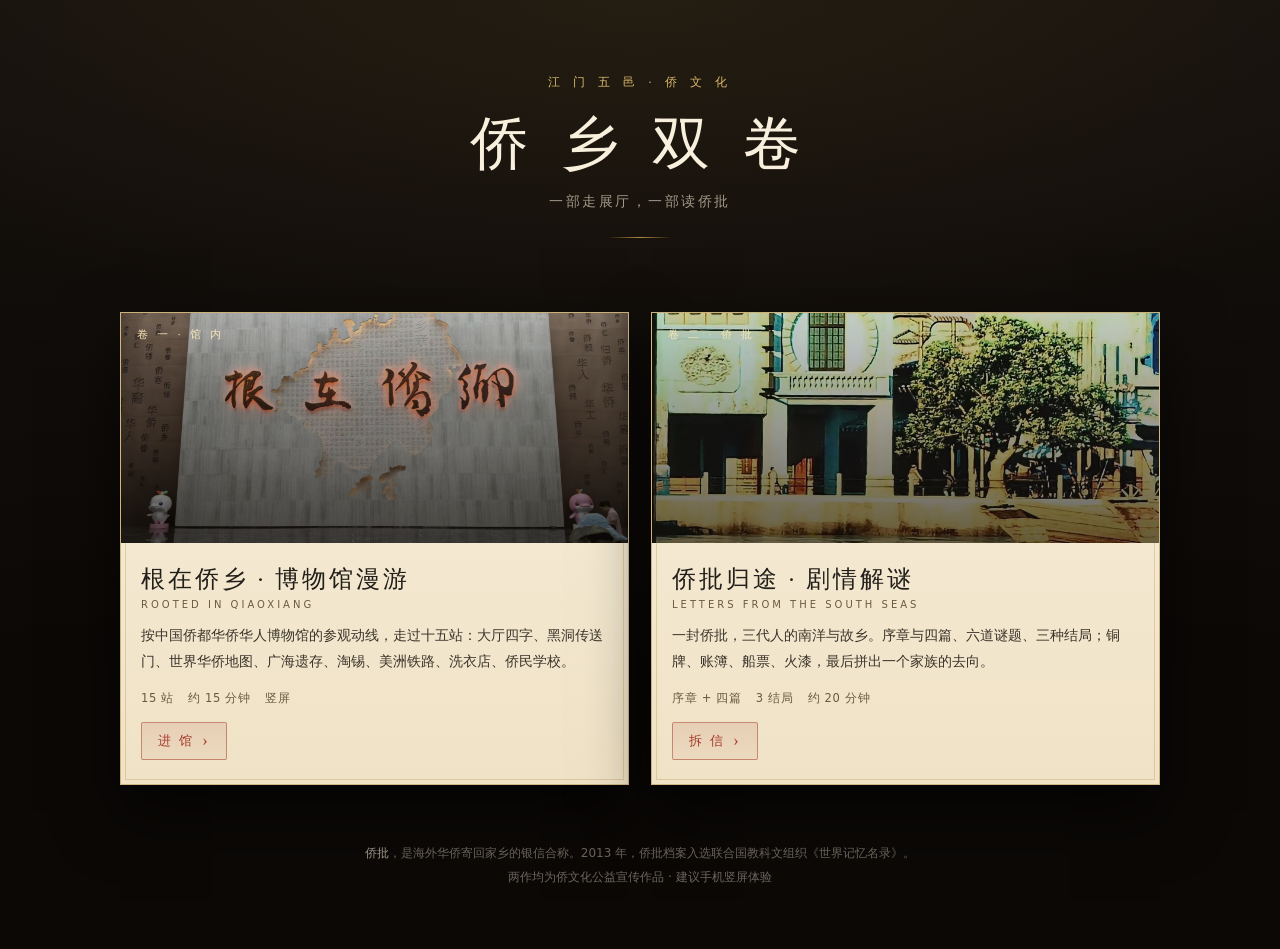
<file: index.html>
<!DOCTYPE html>
<html lang="zh-CN">
<head>
<meta charset="utf-8">
<meta name="viewport" content="width=device-width, initial-scale=1, viewport-fit=cover">
<title>侨乡双卷 · 根在侨乡 / 侨批归途</title>
<meta name="description" content="两部以江门五邑侨文化为题材的互动作品：博物馆漫游与侨批剧情解谜。">
<meta name="theme-color" content="#12100d">
<link rel="icon" href="data:image/svg+xml,%3Csvg xmlns='http://www.w3.org/2000/svg' viewBox='0 0 64 64'%3E%3Crect width='64' height='64' rx='10' fill='%230e2b33'/%3E%3Ctext x='32' y='44' font-size='34' text-anchor='middle' fill='%23d4b46a' font-family='serif'%3E侨%3C/text%3E%3C/svg%3E">
<style>
  :root{
    --paper:#f4e9d3; --paper-2:#ecdec0; --ink:#221e19; --ink-2:#3b342a; --ink-3:#6b5a42;
    --red:#a63a2b; --gold:#b08a3e; --gold-2:#d9b96a;
    --serif:"Songti SC","STSong","Source Han Serif SC","Noto Serif SC","SimSun",serif;
    --sans:"PingFang SC","Microsoft YaHei",system-ui,sans-serif;
  }
  *{box-sizing:border-box;}
  html,body{margin:0;min-height:100%;}
  body{
    background:
      radial-gradient(120% 60% at 50% 0%, rgba(176,138,62,.10), transparent 60%),
      linear-gradient(180deg,#15110d,#0b0806 70%);
    color:var(--paper);
    font-family:var(--sans);
    padding:0 20px 60px;
  }
  .wrap{max-width:1040px;margin:0 auto;}
  header{padding:74px 0 30px;text-align:center;}
  .kicker{font-family:var(--serif);font-size:12px;letter-spacing:.42em;color:var(--gold-2);}
  h1{
    margin:14px 0 10px;
    font-family:var(--serif);font-weight:400;
    font-size:clamp(36px,7vw,58px);letter-spacing:.16em;color:#f8efdc;
  }
  .sub{font-family:var(--serif);font-size:14px;letter-spacing:.18em;color:rgba(244,233,211,.62);}
  .rule{width:64px;height:1px;margin:26px auto 0;background:linear-gradient(90deg,transparent,var(--gold),transparent);}

  .cards{display:grid;grid-template-columns:1fr 1fr;gap:22px;margin-top:44px;}
  @media (max-width:760px){ .cards{grid-template-columns:1fr;} }

  .card{
    position:relative;display:block;text-decoration:none;color:inherit;
    background:linear-gradient(180deg,#f8eeda,#efe2c6);
    border:1px solid rgba(176,138,62,.55);
    outline:1px solid rgba(176,138,62,.3);outline-offset:-6px;
    box-shadow:0 26px 60px rgba(0,0,0,.55);
    transition:transform .2s ease, box-shadow .2s ease;
    overflow:hidden;
  }
  .card:hover{transform:translateY(-4px);box-shadow:0 34px 70px rgba(0,0,0,.62);}
  .card__img{position:relative;height:230px;background-size:cover;background-position:center;}
  .card__img::after{content:"";position:absolute;inset:0;background:linear-gradient(180deg,rgba(16,12,8,.15),rgba(16,12,8,.62));}
  .card__no{
    position:absolute;left:16px;top:14px;z-index:1;
    font-family:var(--serif);font-size:11px;letter-spacing:.3em;color:#f6e3b8;
  }
  .card__body{padding:20px 20px 24px;color:var(--ink);}
  .card__title{font-family:var(--serif);font-size:24px;letter-spacing:.12em;}
  .card__en{font-size:10px;letter-spacing:.3em;color:var(--ink-3);margin-top:4px;}
  .card__desc{margin:12px 0 16px;font-size:13.5px;line-height:1.95;color:var(--ink-2);}
  .card__meta{display:flex;gap:14px;font-size:11.5px;color:var(--ink-3);letter-spacing:.06em;}
  .card__go{
    display:inline-flex;align-items:center;gap:8px;margin-top:16px;
    padding:9px 16px;border:1px solid rgba(166,58,43,.5);border-radius:2px;
    background:linear-gradient(180deg,rgba(166,58,43,.12),rgba(166,58,43,.05));
    color:var(--red);font-family:var(--serif);font-size:13px;letter-spacing:.18em;
  }
  .card__go::after{content:"›";font-size:16px;}

  footer{margin-top:56px;text-align:center;font-size:12px;line-height:2;color:rgba(244,233,211,.42);}
  footer b{color:rgba(244,233,211,.66);font-weight:400;}
</style>
</head>
<body>
<div class="wrap">
  <header>
    <div class="kicker">江 门 五 邑 · 侨 文 化</div>
    <h1>侨 乡 双 卷</h1>
    <div class="sub">一部走展厅，一部读侨批</div>
    <div class="rule"></div>
  </header>

  <div class="cards">
    <a class="card" href="./museum/">
      <div class="card__img" style="background-image:url('./museum/assets/img/hall.jpg')">
        <span class="card__no">卷 一 · 馆 内</span>
      </div>
      <div class="card__body">
        <div class="card__title">根在侨乡 · 博物馆漫游</div>
        <div class="card__en">ROOTED IN QIAOXIANG</div>
        <p class="card__desc">按中国侨都华侨华人博物馆的参观动线，走过十五站：大厅四字、黑洞传送门、世界华侨地图、广海遗存、淘锡、美洲铁路、洗衣店、侨民学校。</p>
        <div class="card__meta"><span>15 站</span><span>约 15 分钟</span><span>竖屏</span></div>
        <span class="card__go">进 馆</span>
      </div>
    </a>

    <a class="card" href="./qiaopi/">
      <div class="card__img" style="background-image:url('./qiaopi/assets/img/hero_tower.jpg')">
        <span class="card__no">卷 二 · 侨 批</span>
      </div>
      <div class="card__body">
        <div class="card__title">侨批归途 · 剧情解谜</div>
        <div class="card__en">LETTERS FROM THE SOUTH SEAS</div>
        <p class="card__desc">一封侨批，三代人的南洋与故乡。序章与四篇、六道谜题、三种结局；铜牌、账簿、船票、火漆，最后拼出一个家族的去向。</p>
        <div class="card__meta"><span>序章 + 四篇</span><span>3 结局</span><span>约 20 分钟</span></div>
        <span class="card__go">拆 信</span>
      </div>
    </a>
  </div>

  <footer>
    <b>侨批</b>，是海外华侨寄回家乡的银信合称。2013 年，侨批档案入选联合国教科文组织《世界记忆名录》。<br>
    两作均为侨文化公益宣传作品 · 建议手机竖屏体验
  </footer>
</div>
</body>
</html>
</file>
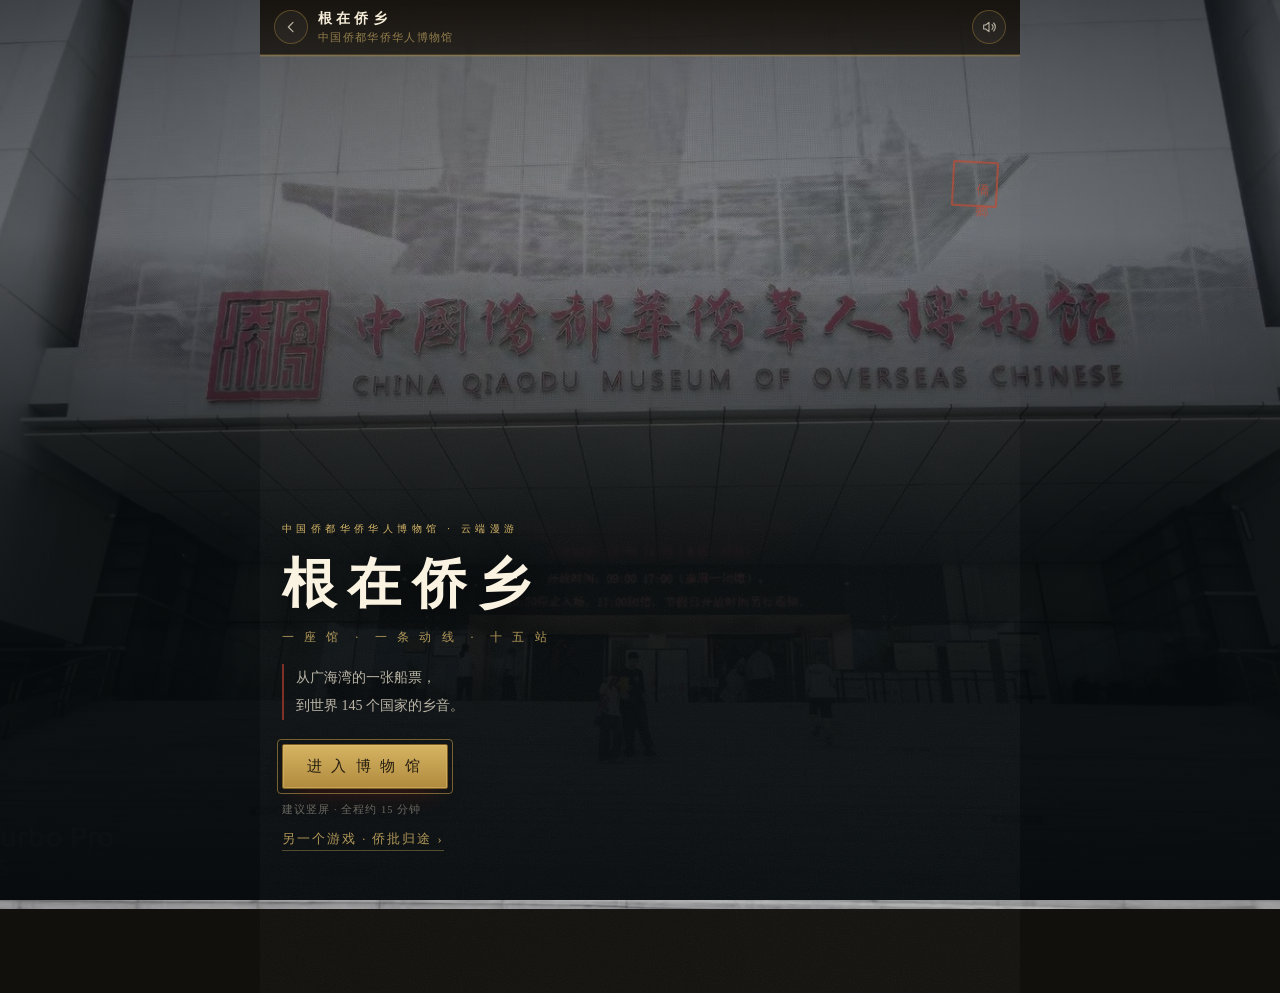
<file: museum/index.html>
<!DOCTYPE html>
<html lang="zh-CN">
<head>
<meta charset="utf-8">
<meta name="viewport" content="width=device-width, initial-scale=1, viewport-fit=cover, maximum-scale=1">
<title>根在侨乡 · 博物馆漫游</title>
<meta name="description" content="中国侨都华侨华人博物馆云端漫游：按展厅动线，用十五个互动关卡读懂五邑华侨的百年故事。">
<meta name="theme-color" content="#0d1418">
<link rel="icon" href="data:image/svg+xml,%3Csvg xmlns='http://www.w3.org/2000/svg' viewBox='0 0 64 64'%3E%3Crect width='64' height='64' rx='10' fill='%230e2b33'/%3E%3Ctext x='32' y='44' font-size='34' text-anchor='middle' fill='%23d4b46a' font-family='serif'%3E根%3C/text%3E%3C/svg%3E">
<link rel="stylesheet" href="assets/css/style.css">
<link rel="stylesheet" href="assets/css/style_v3.css">
<link rel="stylesheet" href="assets/css/style_v4.css">
<link rel="stylesheet" href="assets/css/style_v5.css">
<link rel="stylesheet" href="assets/css/style_v6.css">
<link rel="manifest" href="manifest.json">
<link rel="apple-touch-icon" href="assets/img/apple-touch-icon.png">
<meta name="apple-mobile-web-app-capable" content="yes">
<meta name="apple-mobile-web-app-status-bar-style" content="black-translucent">
<meta name="apple-mobile-web-app-title" content="根在侨乡">
<link rel="preload" as="image" href="assets/img/front.jpg">
</head>
<body>
<div class="bg" aria-hidden="true"><div class="bg__photo" id="bgPhoto"></div><div class="bg__veil"></div></div>

<div id="app">
  <header class="hud" id="hud">
    <button class="hud__btn" id="btnBack" aria-label="返回上一站">
      <svg viewBox="0 0 24 24" fill="none" stroke="currentColor" stroke-width="1.8" stroke-linecap="round" stroke-linejoin="round"><path d="M15 5l-7 7 7 7"/></svg>
    </button>
    <div class="hud__title">
      <b id="hudName">根在侨乡</b>
      <span id="hudZone">中国侨都华侨华人博物馆</span>
    </div>
    <button class="hud__btn" id="btnSound" aria-label="音效开关">
      <svg viewBox="0 0 24 24" fill="none" stroke="currentColor" stroke-width="1.6" stroke-linecap="round" stroke-linejoin="round" id="soundIcon"><path d="M4 9v6h3l5 4V5L7 9H4z"/><path d="M16.5 8.5a5 5 0 0 1 0 7"/><path d="M19 6a8.5 8.5 0 0 1 0 12"/></svg>
    </button>
  </header>
  <div class="hud__bar"><i id="hudBar"></i></div>

  <!-- 右上角常驻地图 -->
  <aside class="minimap" id="minimap" aria-label="展厅地图">
    <div class="minimap__head"><span>2F 展厅</span><b id="mmZone">大厅</b></div>
    <div class="minimap__map" id="mmMap">
      <img src="assets/img/map2f.jpg" alt="博物馆 2F 平面图">
      <span class="mm-dot" id="mmDot"></span>
      <span class="mm-ring" id="mmRing"></span>
    </div>
    <div class="minimap__foot">点击放大 <span id="mmCount">1 / 15</span></div>
  </aside>

  <main id="stage"></main>

  <nav class="ctrlbar" id="ctrlbar" aria-label="关卡控制">
    <button class="ctrlbar__btn" id="ctrlRestart">
      <svg viewBox="0 0 24 24" fill="none" stroke="currentColor" stroke-width="1.7" stroke-linecap="round" stroke-linejoin="round"><path d="M3 12a9 9 0 1 0 3-6.7"/><path d="M3 4v5h5"/></svg>
      重玩本关
    </button>
    <button class="ctrlbar__btn" id="ctrlPrev">
      <svg viewBox="0 0 24 24" fill="none" stroke="currentColor" stroke-width="1.7" stroke-linecap="round" stroke-linejoin="round"><path d="M15 5l-7 7 7 7"/></svg>
      上一关
    </button>
    <button class="ctrlbar__btn ctrlbar__btn--next" id="ctrlNext">
      <span id="ctrlNextLabel">下一关</span>
      <svg viewBox="0 0 24 24" fill="none" stroke="currentColor" stroke-width="1.7" stroke-linecap="round" stroke-linejoin="round"><path d="M9 5l7 7-7 7"/></svg>
    </button>
  </nav>
</div>

<div class="flash" id="flash" aria-hidden="true"></div>

<div class="modal" id="modal" hidden>
  <div class="modal__box" role="dialog" aria-modal="true">
    <button class="modal__close" id="modalClose" aria-label="关闭">×</button>
    <img class="modal__img" id="modalImg" alt="" hidden>
    <div class="modal__tag" id="modalTag"></div>
    <h3 class="modal__title" id="modalTitle"></h3>
    <div class="modal__text" id="modalText"></div>
    <div class="modal__foot" id="modalFoot"></div>
  </div>
</div>

<div class="mapmodal" id="mapModal" hidden>
  <div class="mapmodal__box">
    <div class="mapmodal__head">
      <span>2F 展厅平面图</span>
      <button id="mapModalClose" aria-label="关闭">×</button>
    </div>
    <div class="mapmodal__map" id="mapBig">
      <img src="assets/img/map2f.jpg" alt="博物馆 2F 平面图">
      <span class="mm-dot" id="mmDotBig"></span>
      <span class="mm-ring" id="mmRingBig"></span>
      <span class="mapmodal__label" id="mapLabel">你在这里</span>
    </div>
    <div class="mapmodal__legend">
      <span><i class="lg lg--now"></i>当前位置</span>
      <span><i class="lg lg--path"></i>参观动线</span>
      <span class="mapmodal__note">红色虚线为参观动线</span>
    </div>
  </div>
</div>

<div class="toast" id="toast" role="status" aria-live="polite"></div>

<!-- 长文弹窗（设计参考自消消乐科普弹窗，不改动关卡流程） -->
<div class="longread" id="longread" hidden role="dialog" aria-modal="true" aria-labelledby="lrTitle">
  <div class="longread__card">
    <div class="longread__head">
      <div class="longread__kicker" id="lrKicker">侨乡长文</div>
      <h2 class="longread__title" id="lrTitle">标题</h2>
      <p class="longread__sub" id="lrSub"></p>
    </div>
    <div class="longread__rule"></div>
    <div class="longread__body" id="lrBody" tabindex="0"></div>
    <div class="longread__foot">
      <span class="longread__count" id="lrCount"></span>
      <button class="longread__close" id="lrClose" type="button">关 闭</button>
    </div>
  </div>
</div>



<noscript><div style="padding:40px;text-align:center">请启用 JavaScript。</div></noscript>
<script src="assets/js/data.js"></script>
<script src="assets/js/longread.js"></script>
<script src="assets/js/game.js"></script>
<script>
/* 注册 Service Worker：HTTPS / localhost 下启用，实现离线与“添加到主屏幕” */
if ('serviceWorker' in navigator && (location.protocol === 'https:' || location.hostname === 'localhost' || location.hostname === '127.0.0.1')) {
  window.addEventListener('load', function () {
    navigator.serviceWorker.register('sw.js').catch(function () { /* 离线能力不可用不影响游戏 */ });
  });
}
</script>
</body>
</html>
</file>
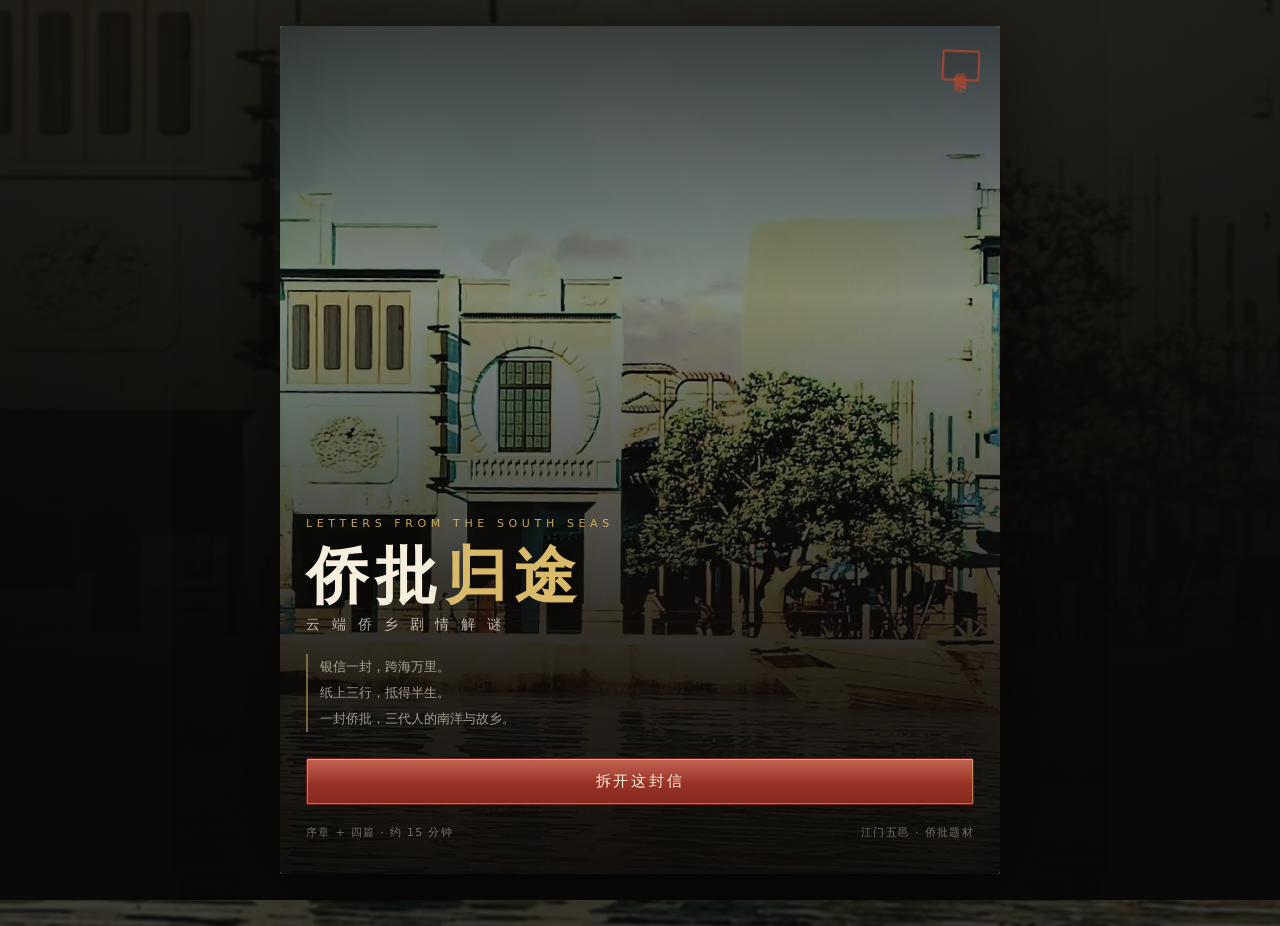
<file: qiaopi/index.html>
<!DOCTYPE html>
<html lang="zh-CN">
<head>
<meta charset="utf-8">
<meta name="viewport" content="width=device-width, initial-scale=1, viewport-fit=cover">
<title>侨批归途 · 云端侨乡剧情解谜</title>
<meta name="description" content="《侨批归途》是一款以江门五邑侨批文化为题材的线上剧情解谜游戏：序章与四篇、五道谜题、多重结局，文具即道具，体验即文化。">
<meta name="theme-color" content="#17181a">
<link rel="icon" href="data:image/svg+xml,%3Csvg xmlns='http://www.w3.org/2000/svg' viewBox='0 0 64 64'%3E%3Crect width='64' height='64' rx='8' fill='%23a8322a'/%3E%3Ctext x='32' y='44' font-size='36' text-anchor='middle' fill='%23f1e7d3' font-family='serif'%3E侨%3C/text%3E%3C/svg%3E">
<link rel="stylesheet" href="assets/css/style.css">
<link rel="stylesheet" href="assets/css/style_v2.css">
<link rel="preload" as="image" href="assets/img/hero_tower.jpg">
</head>
<body>
<div class="bg" aria-hidden="true">
  <div class="bg__photo" id="bgPhoto"></div>
  <div class="bg__veil"></div>
  <div class="bg__grain"></div>
</div>

<div id="app">
  <header class="topbar" id="topbar" hidden>
    <button class="icon-btn" id="btnBack" aria-label="返回">
      <svg viewBox="0 0 24 24" fill="none" stroke="currentColor" stroke-width="1.8" stroke-linecap="round" stroke-linejoin="round"><path d="M15 5l-7 7 7 7"/></svg>
    </button>
    <div class="topbar__title"><b id="barTitle">侨批归途</b><span id="barSub"></span></div>
    <div class="topbar__dots" id="barDots" aria-hidden="true"></div>
    <button class="icon-btn" id="btnSound" aria-label="音效开关">
      <svg viewBox="0 0 24 24" fill="none" stroke="currentColor" stroke-width="1.6" stroke-linecap="round" stroke-linejoin="round" id="soundIcon"><path d="M4 9v6h3l5 4V5L7 9H4z"/><path d="M16.5 8.5a5 5 0 0 1 0 7"/><path d="M19 6a8.5 8.5 0 0 1 0 12"/></svg>
    </button>
  </header>

  <main id="stage">
    <!-- ============ 标题 ============ -->
    <section class="screen" id="screen-title" data-active>
      <div class="title-hero">
        <div class="title-hero__img" style="background-image:url('assets/img/hero_tower.jpg')"></div>
        <div class="title-hero__grade"></div>
        <div class="seal-mark" aria-hidden="true">侨批归途</div>
        <div class="title-hero__inner">
          <div class="kicker">Letters from the South Seas</div>
          <h1 class="game-title">侨批<em>归途</em></h1>
          <div class="game-sub">云 端 侨 乡 剧 情 解 谜</div>
          <p class="title-quote">银信一封，跨海万里。<br>纸上三行，抵得半生。<br>一封侨批，三代人的南洋与故乡。</p>
          <div class="title-actions">
            <button class="btn btn--block" id="btnStart">拆开这封信</button>
            <button class="btn btn--ghost btn--block" id="btnResume" hidden>继续上次的归途</button>
            <button class="btn btn--ghost btn--block" id="btnHubFromTitle" hidden>回到章节</button>
          </div>
          <div class="title-meta"><span>序章 + 四篇 · 约 15 分钟</span><span>江门五邑 · 侨批题材</span></div>
        </div>
      </div>
    </section>

    <!-- ============ 章节枢纽 ============ -->
    <section class="screen" id="screen-hub">
      <div class="hub-head">
        <h2>归途 · 序章 · 四篇</h2>
        <p>从广海湾的一只旧木箱开始，到南洋的锡矿、怡保的铺面，再回到唐山的田里。<br>已完成 <b id="hubProgress">0 / 4</b> 篇。</p>
      </div>
      <div class="hub-note" id="hubNote">
        <b>玩法</b>　每一篇包含一段剧情与一道谜题。谜题线索藏在信纸、账簿与砖墙里——慢慢看，不必急。
      </div>
      <div class="chapter-list" id="chapterList"></div>
      <div class="hub-tools">
        <button class="tool" data-go="cards">
          <svg viewBox="0 0 24 24" fill="none" stroke="currentColor" stroke-width="1.5" stroke-linejoin="round"><rect x="3" y="6" width="13" height="15" rx="1.5"/><path d="M7 3h13v15"/><path d="M7 11h6M7 15h6"/></svg>
          记忆卡册<small id="toolCards">1 / 10</small>
        </button>
        <button class="tool" data-go="album">
          <svg viewBox="0 0 24 24" fill="none" stroke="currentColor" stroke-width="1.5" stroke-linejoin="round"><rect x="3" y="4" width="18" height="16" rx="1.5"/><circle cx="8.5" cy="9.5" r="1.6"/><path d="M3 17l5-5 4 4 3-3 6 6"/></svg>
          侨乡影集<small>40 张实景</small>
        </button>
        <button class="tool" data-go="codex">
          <svg viewBox="0 0 24 24" fill="none" stroke="currentColor" stroke-width="1.5" stroke-linejoin="round"><path d="M4 5.5A1.5 1.5 0 0 1 5.5 4H11v16H5.5A1.5 1.5 0 0 1 4 18.5z"/><path d="M20 5.5A1.5 1.5 0 0 0 18.5 4H13v16h5.5A1.5 1.5 0 0 0 20 18.5z"/></svg>
          侨史小课堂<small>6 则</small>
        </button>
        <button class="tool" data-go="trail">
          <svg viewBox="0 0 24 24" fill="none" stroke="currentColor" stroke-width="1.5" stroke-linejoin="round"><path d="M12 21s7-6.3 7-11a7 7 0 1 0-14 0c0 4.7 7 11 7 11z"/><circle cx="12" cy="10" r="2.4"/></svg>
          侨乡寻访<small id="toolTrail">0 / 5</small>
        </button>
      </div>
      <div class="pad pad--tight" style="padding-top:0">
        <div class="btn-row">
          <button class="btn btn--ghost btn--small" id="btnBonus">番外 · 四季盲盒</button>
          <button class="btn btn--ghost btn--small" id="btnAbout">关于本作</button>
          <button class="btn btn--ghost btn--small" id="btnHubReplay" hidden>重新走一遍</button>
        </div>
      </div>
    </section>

    <!-- ============ 章节内容（动态） ============ -->
    <section class="screen" id="screen-chapter">
      <div id="chapBody"></div>
    </section>

    <!-- ============ 结局（动态） ============ -->
    <section class="screen" id="screen-ending">
      <div id="endBody"></div>
    </section>

    <!-- ============ 卡册 ============ -->
    <section class="screen" id="screen-cards">
      <div class="page-head"><h2>记忆卡册</h2><p id="cardsCount">1 / 10</p></div>
      <p class="page-intro">每一张卡，是一段侨史，也是一件道具的来历。完成剧情、读懂信纸，卡册会慢慢被填满。</p>
      <div class="card-grid" id="cardGrid"></div>
    </section>

    <!-- ============ 影集 ============ -->
    <section class="screen" id="screen-album">
      <div class="page-head"><h2>侨乡影集</h2><p>40 张 · 实地拍摄</p></div>
      <p class="page-intro">以下照片来自团队在江门、开平、台山等地的实地调研，均为建筑、器物与展陈影像。</p>
      <div class="album-filter" id="albumFilter"></div>
      <div class="album-grid" id="albumGrid"></div>
    </section>

    <!-- ============ 小课堂 ============ -->
    <section class="screen" id="screen-codex">
      <div class="page-head"><h2>侨史小课堂</h2><p>6 则</p></div>
      <p class="page-intro">玩过之后，也许你会想知道：这些字、这些楼、这些数字，从哪里来。</p>
      <div class="codex-list" id="codexList"></div>
    </section>

    <!-- ============ 侨乡寻访 ============ -->
    <section class="screen" id="screen-trail">
      <div class="page-head"><h2>侨乡寻访</h2><p id="trailCount">0 / 5</p></div>
      <p class="page-intro">五处侨乡地标。到过现场，把折页或解谜文具上的口令填进来，就能点亮一枚印章——线上读故事，线下走一趟。</p>
      <div class="trail-list" id="trailList"></div>
      <div class="trail-code">
        <input id="trailInput" maxlength="12" placeholder="输入线下口令，如 JM01" autocomplete="off">
        <button class="btn btn--small" id="trailBtn">验 证</button>
      </div>
      <p class="trail-note" id="trailMsg"></p>
    </section>

    <!-- ============ 关于 ============ -->
    <section class="screen" id="screen-about">
      <div class="page-head"><h2>关于本作</h2><p>V1.0</p></div>
      <div class="about-body">
        <h4>这是什么</h4>
        <p>《侨批归途》是"侨文化云端剧情文创——乔盛文具创新文旅产品"策划方案中的线上体验部分：一套无需场地、全国可参与的侨乡剧情解谜游戏。以侨批（银信）为叙事核心，把江门五邑的百年侨史拆成序章与四篇，用四道与文具、账簿、砖墙有关的谜题串起来。</p>

        <h4>怎么玩</h4>
        <ul>
          <li>序章与四篇依次推进；每篇一道谜题，解谜后进入抉择。</li>
          <li>谜题里的信纸、账簿、碉楼图样，都对应策划案中的"解谜文具"套装。</li>
          <li>抉择会影响"亲情 / 开拓 / 家国"三项心境，并决定结局。</li>
          <li>全程不用提示、不答错任何一题，可解锁隐藏的<strong>真结局</strong>。</li>
          <li>进度自动保存在本机浏览器；换设备或清理缓存会重置。</li>
        </ul>

        <h4>产品设计</h4>
        <p>本作对应策划案的四重盈利闭环：线上剧情免费引流，完整结局与番外章节可付费解锁；线下以"侨批复刻信纸、南洋侨纹手账、碉楼文脉钢笔、侨乡火漆印章、多结局收藏卡册"承接核心利润；云端研学文具包面向学校批量定制；四季盲盒以番外剧情带动复购。</p>

        <h4>素材与版权</h4>
        <p>游戏中全部照片由团队实地调研拍摄于中国侨都华侨华人博物馆、开平碉楼与村落、台山海口埠、江门启明里等地，用于本项目创作与展示；人物照片一律未采用。侨史资料参考公开馆藏史料与公开出版物，剧情人物为虚构，情节取材于五邑华侨的普遍经历。</p>
        <p class="fine">本项目为团队原创策划作品。游戏内文案、界面与谜题设计版权归创作团队所有，未经许可不得商用转载。如涉及商标、外观设计等知识产权事项，将按规范申请注册与授权。</p>

        <h4>关于侨批</h4>
        <p>侨批，是海外华侨寄回家乡的银信合称。2013 年，侨批档案入选联合国教科文组织《世界记忆名录》。江门祖籍华侨华人与港澳台同胞 530 多万人，分布在全球 145 个国家和地区。</p>
        <p class="fine">—— 愿每一封信，都能寄到。</p>
      </div>
    </section>
  </main>

  <nav class="ctrlbar" id="ctrlbar" aria-label="关卡控制" hidden>
    <button class="ctrlbar__btn" id="ccRestart">
      <svg viewBox="0 0 24 24" fill="none" stroke="currentColor" stroke-width="1.7" stroke-linecap="round" stroke-linejoin="round"><path d="M3 12a9 9 0 1 0 3-6.7"/><path d="M3 4v5h5"/></svg>
      重玩本关
    </button>
    <button class="ctrlbar__btn" id="ccPrev">
      <svg viewBox="0 0 24 24" fill="none" stroke="currentColor" stroke-width="1.7" stroke-linecap="round" stroke-linejoin="round"><path d="M15 5l-7 7 7 7"/></svg>
      上一关
    </button>
    <button class="ctrlbar__btn ctrlbar__btn--next" id="ccNext">
      下一关
      <svg viewBox="0 0 24 24" fill="none" stroke="currentColor" stroke-width="1.7" stroke-linecap="round" stroke-linejoin="round"><path d="M9 5l7 7-7 7"/></svg>
    </button>
  </nav>

  <footer class="foot" id="foot" hidden>
    <span>侨批归途 · 云端侨乡剧情解谜</span>
    <span>侨文化 · 乔盛文具</span>
  </footer>
</div>

<!-- 通用弹层 -->
<div class="modal" id="modal" hidden>
  <div class="modal__box" role="dialog" aria-modal="true" aria-labelledby="modalTitle">
    <button class="modal__close" id="modalClose" aria-label="关闭">×</button>
    <img class="modal__img" id="modalImg" alt="" hidden>
    <div class="modal__tag" id="modalTag"></div>
    <h3 class="modal__title" id="modalTitle"></h3>
    <div class="modal__text" id="modalText"></div>
    <div class="modal__foot" id="modalFoot"></div>
  </div>
</div>

<!-- 卡片解锁 -->
<div class="unlock" id="unlock" hidden>
  <div class="unlock__card">
    <img id="unlockImg" alt="">
    <div class="unlock__kicker" id="unlockKicker">记忆卡 · 已解锁</div>
    <h3 id="unlockTitle"></h3>
    <p id="unlockText"></p>
    <button class="btn btn--small" id="unlockBtn" style="margin-top:14px">收下</button>
  </div>
</div>

<div class="toast" id="toast" role="status" aria-live="polite"></div>

<noscript>
  <div style="padding:40px;text-align:center;font-family:serif">本作需要启用 JavaScript 才能游玩。</div>
</noscript>

<script src="assets/js/data.js"></script>
<script src="assets/js/game.js"></script>
</body>
</html>
</file>
<file: museum/assets/css/style.css>
/* ==========================================================
   根在侨乡 · 云端博物馆漫游
   视觉：暗厅 + 展签纸 + 铜金 + 朱印
   ========================================================== */

:root {
  --ink: #15191c;
  --ink-2: #2b3236;
  --ink-3: #4c5458;
  --paper: #f3ead8;
  --paper-2: #e8dcc4;
  --paper-3: #cbb894;
  --gold: #c9a24a;
  --gold-2: #e2c47c;
  --red: #a8322a;
  --red-2: #c2452f;
  --jade: #2f6b62;
  --sea: #0e2b33;
  --night: #0b1013;
  --line: rgba(243, 234, 216, 0.16);
  --serif: "Songti SC", "STSong", "Noto Serif SC", "Source Han Serif SC", "SimSun", serif;
  --sans: "PingFang SC", "Hiragino Sans GB", "Microsoft YaHei", "Noto Sans SC", system-ui, sans-serif;
  --col: 760px;
  --ease: cubic-bezier(0.22, 0.61, 0.36, 1);
}

* { box-sizing: border-box; }
[hidden] { display: none !important; }
html, body { margin: 0; padding: 0; }
body {
  background: var(--night);
  color: var(--paper);
  font-family: var(--serif);
  -webkit-font-smoothing: antialiased;
  -webkit-tap-highlight-color: transparent;
  overflow-x: hidden;
}
button { font: inherit; color: inherit; background: none; border: 0; cursor: pointer; }
img { display: block; max-width: 100%; }
p { margin: 0; }
:focus-visible { outline: 2px solid var(--gold); outline-offset: 3px; }

/* ---------- 背景 ---------- */
.bg { position: fixed; inset: 0; z-index: 0; background: #080b0d; }
.bg__photo {
  position: absolute; inset: 0;
  background-size: cover; background-position: center;
  filter: brightness(0.5) saturate(0.82);
  transform: scale(1.02);
  transition: opacity 0.6s var(--ease), background-image 0.5s, filter 0.6s;
  opacity: 0.9;
}
.bg__photo.is-bright { filter: brightness(0.92) saturate(0.95); opacity: 1; }
.bg__photo.is-bright + .bg__veil {
  background:
    radial-gradient(120% 80% at 50% 0%, rgba(6, 10, 12, 0.05), rgba(6, 10, 12, 0.62) 78%),
    linear-gradient(180deg, rgba(6, 10, 12, 0.5) 0%, rgba(6, 10, 12, 0.12) 26%, rgba(6, 10, 12, 0.82) 76%, rgba(6, 10, 12, 0.97) 100%);
}
.bg__veil {
  position: absolute; inset: 0;
  background:
    radial-gradient(120% 90% at 50% 0%, rgba(6, 10, 12, 0.2), rgba(6, 10, 12, 0.82) 70%),
    linear-gradient(180deg, rgba(6, 10, 12, 0.72), rgba(6, 10, 12, 0.9));
}

#app {
  position: relative; z-index: 1;
  width: min(100%, var(--col));
  margin: 0 auto;
  min-height: 100dvh;
  display: flex; flex-direction: column;
}
#stage { flex: 1; display: flex; flex-direction: column; }

/* ---------- 顶栏 ---------- */
.hud {
  position: sticky; top: 0; z-index: 50;
  display: flex; align-items: center; gap: 10px;
  padding: calc(10px + env(safe-area-inset-top, 0px)) 14px 10px;
  background: linear-gradient(180deg, rgba(8, 12, 14, 0.94), rgba(8, 12, 14, 0.55) 70%, rgba(8, 12, 14, 0));
  backdrop-filter: blur(6px);
}
.hud__btn {
  width: 34px; height: 34px; flex: 0 0 34px;
  display: grid; place-items: center;
  border: 1px solid rgba(243, 234, 216, 0.18);
  border-radius: 50%;
  color: rgba(243, 234, 216, 0.72);
  background: rgba(255, 255, 255, 0.04);
  transition: 0.25s;
}
.hud__btn:hover { color: var(--paper); border-color: rgba(243, 234, 216, 0.4); }
.hud__btn svg { width: 16px; height: 16px; }
.hud__title { flex: 1; min-width: 0; line-height: 1.25; }
.hud__title b {
  display: block;
  font-size: 13px; letter-spacing: 0.28em; font-weight: 600; color: var(--paper);
}
.hud__title span {
  display: block;
  font-family: var(--sans); font-size: 10px; letter-spacing: 0.16em;
  color: rgba(243, 234, 216, 0.45); margin-top: 3px;
  white-space: nowrap; overflow: hidden; text-overflow: ellipsis;
}
.hud__bar { height: 2px; background: rgba(243, 234, 216, 0.1); position: sticky; top: 54px; z-index: 50; }
.hud__bar i {
  display: block; height: 100%; width: 0;
  background: linear-gradient(90deg, var(--gold), var(--red-2));
  transition: width 0.6s var(--ease);
}

/* ---------- 右上角地图 ---------- */
.minimap {
  position: fixed;
  top: 66px;
  right: max(10px, calc((100vw - 760px) / 2 + 10px));
  z-index: 45;
  width: 136px;
  background: rgba(243, 234, 216, 0.96);
  border-radius: 3px;
  padding: 5px;
  box-shadow: 0 14px 34px rgba(0, 0, 0, 0.55);
  color: var(--ink);
  transition: opacity 0.5s var(--ease), transform 0.5s var(--ease);
  cursor: pointer;
}
.minimap.is-hidden { opacity: 0; transform: translateY(-8px) scale(0.96); pointer-events: none; }
.minimap.is-mini { width: 84px; opacity: 0.92; }
.minimap.is-mini .minimap__head,
.minimap.is-mini .minimap__foot { display: none; }
.minimap.is-mini .minimap__map { border-color: rgba(201, 162, 74, 0.7); }
.minimap__head {
  display: flex; justify-content: space-between; align-items: baseline;
  gap: 4px; padding: 1px 2px 4px;
  font-family: var(--sans); font-size: 8.5px; letter-spacing: 0.1em;
  color: #7b6a4d;
}
.minimap__head b { color: var(--red); font-weight: 600; letter-spacing: 0.06em; }
.minimap__map {
  position: relative;
  border: 1px solid rgba(90, 74, 46, 0.25);
  overflow: hidden;
  background: #fff;
}
.minimap__map img { width: 100%; display: block; }
.minimap__foot {
  display: flex; justify-content: space-between;
  font-family: var(--sans); font-size: 8px; color: #90805f;
  padding: 4px 2px 1px; letter-spacing: 0.08em;
}
.mm-dot {
  position: absolute; width: 11px; height: 11px;
  margin: -5.5px 0 0 -5.5px;
  border-radius: 50%;
  background: var(--red);
  border: 1.5px solid #fff;
  box-shadow: 0 0 0 3px rgba(168, 50, 42, 0.25);
  transition: left 0.7s var(--ease), top 0.7s var(--ease);
  z-index: 2;
}
.mm-ring {
  position: absolute; width: 26px; height: 26px;
  margin: -13px 0 0 -13px;
  border-radius: 50%;
  border: 1.5px solid rgba(168, 50, 42, 0.55);
  transition: left 0.7s var(--ease), top 0.7s var(--ease);
  animation: ping 2.2s ease-out infinite;
  z-index: 1;
}
@keyframes ping {
  0% { transform: scale(0.55); opacity: 0.9; }
  70% { transform: scale(1.25); opacity: 0; }
  100% { opacity: 0; }
}

/* 放大地图 */
.mapmodal {
  position: fixed; inset: 0; z-index: 100;
  display: grid; place-items: center;
  padding: 18px;
  background: rgba(5, 8, 10, 0.86);
  backdrop-filter: blur(5px);
  animation: fadeIn 0.3s both;
}
@keyframes fadeIn { from { opacity: 0; } to { opacity: 1; } }
.mapmodal__box {
  width: min(680px, 100%);
  max-height: 88dvh;
  overflow: auto;
  background: var(--paper);
  color: var(--ink);
  border-radius: 3px;
  padding: 12px;
  box-shadow: 0 30px 70px rgba(0, 0, 0, 0.6);
}
.mapmodal__head {
  display: flex; justify-content: space-between; align-items: center;
  font-family: var(--sans); font-size: 11px; letter-spacing: 0.18em;
  color: #6f5f42; padding: 2px 4px 10px;
}
.mapmodal__head button { font-size: 22px; line-height: 1; color: #6f5f42; padding: 0 4px; }
.mapmodal__map { position: relative; background: #fff; border: 1px solid rgba(90, 74, 46, 0.2); }
.mapmodal__map img { width: 100%; display: block; }
.mapmodal__label {
  position: absolute; left: 50%; bottom: 8px; transform: translateX(-50%);
  background: rgba(21, 25, 28, 0.86); color: var(--paper);
  font-family: var(--sans); font-size: 10px; letter-spacing: 0.12em;
  padding: 4px 10px; border-radius: 2px;
}
.mapmodal__legend {
  display: flex; gap: 14px; align-items: center; flex-wrap: wrap;
  padding: 10px 4px 2px;
  font-family: var(--sans); font-size: 9.5px; color: #7b6a4d; letter-spacing: 0.06em;
}
.mapmodal__legend .lg { width: 8px; height: 8px; border-radius: 50%; display: inline-block; margin-right: 4px; }
.lg--now { background: var(--red); }
.lg--path { background: #c0392b; opacity: 0.45; }
.mapmodal__note { margin-left: auto; color: #a3947a; }

/* ---------- 关卡通用 ---------- */
.level {
  flex: 1;
  display: flex; flex-direction: column;
  animation: levelIn 0.5s var(--ease) both;
  padding-bottom: 26px;
}
@keyframes levelIn { from { opacity: 0; transform: translateY(10px); } to { opacity: 1; transform: none; } }

.level__head {
  padding: 16px 152px 4px 20px;
  min-height: 150px;
  background: linear-gradient(180deg, rgba(6, 10, 12, 0.62), rgba(6, 10, 12, 0) 88%);
}
.overline {
  font-family: var(--sans); font-size: 9.5px; letter-spacing: 0.34em;
  color: var(--gold-2); margin-bottom: 7px;
}
.level__title {
  font-size: clamp(24px, 7.4vw, 32px);
  letter-spacing: 0.1em; line-height: 1.3; margin: 0 0 6px; font-weight: 600;
  color: #f7f0e2;
}
.level__sub {
  font-family: var(--sans); font-size: 12px; letter-spacing: 0.06em;
  color: rgba(243, 234, 216, 0.7); line-height: 1.7;
  text-shadow: 0 1px 8px rgba(0, 0, 0, 0.75);
}
.level__body { padding: 12px 18px 0; }

.panel {
  background: rgba(243, 234, 216, 0.97);
  color: var(--ink);
  border-radius: 3px;
  padding: 16px;
  box-shadow: 0 18px 44px rgba(0, 0, 0, 0.45);
  position: relative;
}
.panel--dark {
  background: rgba(14, 30, 36, 0.86);
  border: 1px solid rgba(243, 234, 216, 0.14);
  color: var(--paper);
}
.panel > p { font-size: 14.5px; line-height: 2; color: var(--ink-2); text-align: justify; }
.panel > p + p { margin-top: 10px; }
.panel--dark > p { color: rgba(243, 234, 216, 0.86); }
.panel h4 { margin: 0 0 8px; font-size: 15px; letter-spacing: 0.12em; }
.panel .note {
  font-family: var(--sans); font-size: 11.5px; line-height: 1.8;
  color: #7b6a4d; margin-top: 10px;
}
.panel .overline { color: #8c2f26; }

.scene-card {
  position: relative; overflow: hidden; border-radius: 3px;
  background: #14181b;
  box-shadow: 0 18px 44px rgba(0, 0, 0, 0.5);
}
.scene-card img { width: 100%; height: clamp(200px, 40vh, 340px); object-fit: cover; }
.scene-card--tall img { height: clamp(280px, 54vh, 480px); }
.scene-card--contain img { object-fit: contain; background: #0c0f11; }
.scene-card figcaption {
  position: absolute; left: 0; right: 0; bottom: 0;
  padding: 24px 12px 8px;
  font-family: var(--sans); font-size: 10.5px; color: rgba(247, 240, 226, 0.8);
  background: linear-gradient(180deg, transparent, rgba(6, 10, 12, 0.8));
}

/* 按钮 */
.btn {
  --bg: var(--red);
  --fg: #f8f0e1;
  position: relative;
  display: inline-flex; align-items: center; justify-content: center; gap: 8px;
  padding: 12px 24px; border-radius: 2px;
  background: var(--bg); color: var(--fg);
  font-size: 14.5px; letter-spacing: 0.14em;
  box-shadow: 0 12px 26px -14px rgba(150, 40, 28, 0.9);
  transition: transform 0.16s var(--ease), background 0.2s, opacity 0.2s;
  text-align: center;
}
.btn:hover { transform: translateY(-1px); }
.btn:active { transform: translateY(1px); }
.btn[disabled] { opacity: 0.4; pointer-events: none; }
.btn--ghost {
  --bg: transparent; --fg: rgba(243, 234, 216, 0.85);
  border: 1px solid rgba(243, 234, 216, 0.28); box-shadow: none;
}
.btn--ghost:hover { background: rgba(243, 234, 216, 0.08); }
.btn--dark { --bg: #1b2327; --fg: var(--paper); }
.btn--gold { --bg: var(--gold); --fg: #1c1810; }
.btn--sm { padding: 8px 14px; font-size: 12.5px; letter-spacing: 0.08em; }
.btn--block { display: flex; width: 100%; }
.btnrow { display: flex; gap: 10px; flex-wrap: wrap; margin-top: 14px; }
.btnrow .btn { flex: 1 1 auto; }

.badge {
  display: inline-flex; align-items: center; gap: 6px;
  font-family: var(--sans); font-size: 10.5px; letter-spacing: 0.08em;
  color: var(--gold-2); border: 1px solid rgba(201, 162, 74, 0.4);
  padding: 4px 9px; border-radius: 2px;
}

/* ---------- 0 馆前 ---------- */
.gate { position: relative; flex: 1; display: flex; flex-direction: column; justify-content: flex-end; min-height: calc(100dvh - 60px); padding: 0 22px 46px; }
.gate__inner { position: relative; z-index: 2; max-width: 520px; }
.gate__kicker { font-family: var(--sans); font-size: 10px; letter-spacing: 0.4em; color: var(--gold-2); margin-bottom: 12px; }
.gate__title { font-size: clamp(36px, 11vw, 54px); letter-spacing: 0.12em; margin: 0 0 8px; color: #fbf4e6; text-shadow: 0 6px 30px rgba(0, 0, 0, 0.6); }
.gate__sub { font-family: var(--sans); font-size: 12px; letter-spacing: 0.22em; color: rgba(247, 240, 226, 0.6); margin-bottom: 18px; }
.gate__quote { font-size: 13px; line-height: 2; color: rgba(247, 240, 226, 0.62); border-left: 2px solid rgba(201, 162, 74, 0.55); padding-left: 12px; margin-bottom: 24px; }
.gate__enter { align-self: flex-start; }
.gate__hint { font-family: var(--sans); font-size: 10.5px; color: rgba(247, 240, 226, 0.35); margin-top: 14px; letter-spacing: 0.1em; }
.pulse-btn { position: relative; }
.pulse-btn::after {
  content: ""; position: absolute; inset: -6px; border-radius: 4px;
  border: 1px solid rgba(201, 162, 74, 0.55);
  animation: pulsebox 2.4s ease-out infinite;
}
@keyframes pulsebox {
  0% { transform: scale(0.98); opacity: 0.8; }
  70% { transform: scale(1.06); opacity: 0; }
  100% { opacity: 0; }
}

/* ---------- 1 大厅四字 ---------- */
.chars { display: flex; gap: 8px; justify-content: center; margin: 16px 0 6px; }
.char-slot {
  width: 58px; height: 66px;
  display: grid; place-items: center;
  font-size: 30px; color: var(--ink);
  background: linear-gradient(180deg, #fdf7e9, #eee0c4);
  border: 1px solid rgba(120, 96, 60, 0.4);
  box-shadow: inset 0 2px 6px rgba(120, 96, 60, 0.18);
  border-radius: 2px;
  transition: 0.2s;
}
.char-slot.is-empty { color: rgba(120, 96, 60, 0.25); font-size: 12px; font-family: var(--sans); letter-spacing: 0.1em; }
.char-slot.is-filled { animation: pop 0.24s var(--ease); }
.char-slot.is-bad { animation: shake 0.4s; border-color: var(--red); color: var(--red); }
@keyframes pop { from { transform: scale(0.86); } to { transform: none; } }
@keyframes shake {
  0%, 100% { transform: translateX(0); }
  20% { transform: translateX(-6px); }
  40% { transform: translateX(5px); }
  60% { transform: translateX(-3px); }
  80% { transform: translateX(2px); }
}
.keys { display: grid; grid-template-columns: repeat(4, 1fr); gap: 8px; margin-top: 14px; }
.key {
  padding: 14px 0;
  font-size: 24px; color: #3a3126;
  background: rgba(255, 252, 244, 0.7);
  border: 1px solid rgba(120, 96, 60, 0.24);
  transition: 0.18s;
  border-radius: 2px;
}
.key:hover { background: #fffaf0; border-color: var(--red); color: var(--red); }
.key:active { transform: scale(0.96); }
.key.is-used { opacity: 0.3; pointer-events: none; }
.msg { min-height: 18px; font-family: var(--sans); font-size: 12px; color: var(--red); margin-top: 10px; text-align: center; }
.msg.is-ok { color: var(--jade); }

/* ---------- 2 传送门 ---------- */
.portal-scene { position: relative; flex: 1; min-height: 62dvh; overflow: hidden; }
.portal-scene img { width: 100%; height: 100%; object-fit: cover; position: absolute; inset: 0; }
.portal-hot {
  position: absolute; left: 50%; top: 58%;
  width: 46%; max-width: 230px; aspect-ratio: 0.68;
  transform: translate(-50%, -50%);
  border: 2px solid rgba(226, 196, 124, 0.85);
  border-radius: 42% 42% 4px 4px / 22% 22% 2px 2px;
  box-shadow: 0 0 40px rgba(226, 196, 124, 0.5), inset 0 0 60px rgba(226, 196, 124, 0.24);
  background: radial-gradient(60% 60% at 50% 60%, rgba(255, 226, 160, 0.28), transparent 70%);
  cursor: pointer;
  animation: portalGlow 2.6s ease-in-out infinite;
}
@keyframes portalGlow {
  0%, 100% { box-shadow: 0 0 30px rgba(226, 196, 124, 0.35), inset 0 0 50px rgba(226, 196, 124, 0.16); }
  50% { box-shadow: 0 0 60px rgba(226, 196, 124, 0.7), inset 0 0 80px rgba(226, 196, 124, 0.34); }
}
.portal-hot::after {
  content: "进 入"; position: absolute; left: 50%; bottom: -34px; transform: translateX(-50%);
  font-family: var(--sans); font-size: 11px; letter-spacing: 0.36em; color: var(--gold-2); white-space: nowrap;
}
.zoom-layer { position: fixed; inset: 0; z-index: 90; pointer-events: none; background-size: cover; background-position: center; opacity: 1; }

/* ---------- 4 远航 ---------- */
.game-shell { position: relative; }
.game-hud {
  display: flex; justify-content: space-between; align-items: center; gap: 10px;
  font-family: var(--sans); font-size: 10.5px; letter-spacing: 0.12em;
  color: rgba(243, 234, 216, 0.7); margin-bottom: 8px;
}
.game-hud b { color: var(--gold-2); font-weight: 500; }
.hearts { letter-spacing: 0.2em; color: var(--red-2); }
.progress { height: 3px; background: rgba(243, 234, 216, 0.14); margin-bottom: 10px; }
.progress i { display: block; height: 100%; width: 0; background: var(--gold); transition: width 0.2s linear; }
.canvas-wrap { position: relative; border-radius: 3px; overflow: hidden; background: #061014; box-shadow: 0 18px 40px rgba(0, 0, 0, 0.5); }
.canvas-wrap canvas { display: block; width: 100%; height: auto; touch-action: none; cursor: pointer; }
.canvas-note { font-family: var(--sans); font-size: 10.5px; color: rgba(243, 234, 216, 0.4); text-align: center; margin-top: 8px; letter-spacing: 0.08em; }
.result-box { text-align: center; padding: 18px 14px; }
.result-box h3 { margin: 0 0 8px; font-size: 22px; letter-spacing: 0.14em; color: #2b2b2b; }
.result-box p { font-family: var(--sans); font-size: 12.5px; line-height: 1.9; color: #6f5f42; }
.result-box .big { font-size: 40px; color: #8c2f26; letter-spacing: 0.05em; }

/* ---------- 5 地图寻点 ---------- */
.tabbar { display: flex; gap: 6px; margin-bottom: 10px; }
.tab {
  flex: 1; padding: 9px 6px; text-align: center;
  font-family: var(--sans); font-size: 11.5px; letter-spacing: 0.1em;
  color: rgba(243, 234, 216, 0.6);
  border: 1px solid rgba(243, 234, 216, 0.18);
  background: rgba(255, 255, 255, 0.03);
  transition: 0.2s;
}
.tab.is-on { background: var(--paper); color: var(--ink); border-color: var(--paper); }
.mapwrap { position: relative; border-radius: 3px; overflow: hidden; background: #0a0f12; box-shadow: 0 18px 40px rgba(0, 0, 0, 0.5); }
.mapwrap img { width: 100%; display: block; }
.spot {
  position: absolute; width: 44px; height: 44px; margin: -22px 0 0 -22px;
  border-radius: 50%; border: 2px dashed rgba(226, 196, 124, 0.9);
  background: rgba(226, 196, 124, 0.12);
  opacity: 0; transition: opacity 0.25s;
}
.spot.is-near { opacity: 0.55; }
.spot.is-found {
  opacity: 1; border-style: solid; border-color: var(--gold);
  background: rgba(201, 162, 74, 0.28);
  box-shadow: 0 0 0 4px rgba(201, 162, 74, 0.16);
}
.spot.is-found::after {
  content: "✓"; position: absolute; inset: 0; display: grid; place-items: center;
  font-size: 15px; color: #fff; font-family: var(--sans);
}
.spot-label {
  position: absolute; left: 50%; top: 100%; transform: translate(-50%, 4px);
  font-family: var(--sans); font-size: 9px; color: #f8f0e1; white-space: nowrap;
  background: rgba(10, 15, 18, 0.8); padding: 2px 6px; border-radius: 2px;
  opacity: 0; transition: opacity 0.3s;
}
.spot.is-found .spot-label { opacity: 1; }
.found-card { margin-top: 12px; }
.map-status {
  display: flex; justify-content: space-between; align-items: center;
  font-family: var(--sans); font-size: 11px; color: rgba(243, 234, 216, 0.65);
  margin: 10px 2px 0; letter-spacing: 0.06em;
}
.map-status b { color: var(--gold-2); font-weight: 500; }

/* ---------- 6 遗址 ---------- */
.ruin-grid { display: grid; grid-template-columns: repeat(2, 1fr); gap: 8px; }
.ruin-card {
  position: relative; overflow: hidden; border-radius: 2px;
  border: 1px solid rgba(243, 234, 216, 0.16);
  background: #101618; cursor: grab; touch-action: none; user-select: none;
  transition: 0.2s;
}
.ruin-card img { width: 100%; height: 96px; object-fit: cover; }
.ruin-card span {
  display: block; padding: 5px 7px 6px;
  font-family: var(--sans); font-size: 9.5px; color: rgba(243, 234, 216, 0.6);
  letter-spacing: 0.04em;
}
.ruin-card.is-used { opacity: 0.34; pointer-events: none; }
.ruin-card.is-picked { border-color: var(--gold); box-shadow: 0 0 0 2px rgba(201, 162, 74, 0.4); }
.ruin-slots { display: grid; gap: 7px; margin-top: 14px; }
.ruin-slot {
  position: relative; min-height: 54px;
  display: flex; align-items: center; gap: 10px;
  padding: 8px 10px;
  border: 1px dashed rgba(243, 234, 216, 0.3);
  background: rgba(255, 255, 255, 0.03);
  color: rgba(243, 234, 216, 0.55);
  font-family: var(--sans); font-size: 12px;
  transition: 0.2s;
}
.ruin-slot.is-filled { border-style: solid; border-color: rgba(201, 162, 74, 0.5); color: var(--paper); background: rgba(201, 162, 74, 0.1); }
.ruin-slot.is-filled img { width: 54px; height: 38px; object-fit: cover; border-radius: 2px; }
.ruin-slot.is-bad { animation: shake 0.4s; border-color: var(--red-2); }
.ruin-slot small { display: block; font-size: 9.5px; color: rgba(243, 234, 216, 0.45); margin-top: 2px; }

.drag-ghost {
  position: fixed; z-index: 200; pointer-events: none;
  width: 118px; border-radius: 3px; overflow: hidden;
  box-shadow: 0 16px 34px rgba(0, 0, 0, 0.6);
  transform: translate(-50%, -50%) rotate(-2deg) scale(1.04);
  border: 1px solid var(--gold);
}
.drag-ghost img { width: 100%; display: block; }
.drag-ghost span { display: block; background: var(--paper); color: var(--ink); font-family: var(--sans); font-size: 9px; padding: 3px 5px; text-align: center; }

/* ---------- 7/9 展板动画 ---------- */
.board { position: relative; flex: 1; display: flex; align-items: center; padding: 20px; overflow: hidden; }
.board__bg { position: absolute; inset: 0; background-size: cover; background-position: center; opacity: 0.36; filter: saturate(0.75); }
.board__veil { position: absolute; inset: 0; background: linear-gradient(180deg, rgba(6, 20, 26, 0.9), rgba(4, 12, 16, 0.96)); }
.board__inner { position: relative; width: 100%; }
.board__kicker { font-family: var(--sans); font-size: 10px; letter-spacing: 0.4em; color: var(--gold-2); margin-bottom: 10px; }
.board__title { font-size: clamp(30px, 10vw, 44px); letter-spacing: 0.16em; margin: 0 0 6px; color: #f7f0e2; }
.board__en { font-family: var(--sans); font-size: 9px; letter-spacing: 0.36em; color: rgba(243, 234, 216, 0.4); margin-bottom: 22px; }
.board__text p {
  font-size: 15.5px; line-height: 2.05; color: rgba(247, 240, 226, 0.9);
  margin-bottom: 12px; opacity: 0; transform: translateY(10px);
  transition: opacity 0.8s var(--ease), transform 0.8s var(--ease);
}
.board__text p.is-on { opacity: 1; transform: none; }
.board__text em { font-style: normal; color: var(--gold-2); }
.board__rule { width: 44px; height: 2px; background: var(--gold); margin: 20px 0; opacity: 0; transition: opacity 0.8s; }
.board__rule.is-on { opacity: 1; }

/* ---------- 8 年份 ---------- */
.years { display: grid; gap: 7px; }
.year-slot {
  display: flex; align-items: center; gap: 10px;
  padding: 8px 10px; min-height: 52px;
  border: 1px dashed rgba(90, 74, 46, 0.32);
  background: rgba(255, 255, 255, 0.4);
  font-family: var(--sans); font-size: 12px; color: #6f5f42;
  transition: 0.2s;
}
.year-slot .dyn { flex: 0 0 78px; letter-spacing: 0.12em; color: #2b2b2b; font-family: var(--serif); font-size: 14px; }
.year-slot .fill { flex: 1; text-align: right; font-size: 12px; color: rgba(90, 74, 46, 0.42); }
.year-slot.is-filled { border-style: solid; border-color: rgba(168, 50, 42, 0.45); background: rgba(168, 50, 42, 0.06); }
.year-slot.is-filled .fill { color: #8c2f26; font-size: 14px; letter-spacing: 0.06em; }
.year-slot.is-bad { animation: shake 0.4s; border-color: var(--red-2); }
.year-pool { display: flex; flex-wrap: wrap; gap: 7px; margin-top: 14px; }
.year-chip {
  padding: 9px 13px;
  background: linear-gradient(160deg, #f8efd9, #e9dcbe);
  color: #3a3126; font-family: var(--sans); font-size: 13px; letter-spacing: 0.04em;
  border: 1px solid rgba(120, 96, 60, 0.28);
  border-radius: 2px; cursor: grab; touch-action: none; user-select: none;
  transition: 0.18s;
}
.year-chip:hover { border-color: var(--red); transform: translateY(-1px); }
.year-chip.is-used { opacity: 0.25; pointer-events: none; }
.year-chip.is-picked { box-shadow: 0 0 0 2px var(--red); }

/* ---------- 10 淘锡 ---------- */
.tin-stage { position: relative; min-height: 300px; }
.tin-scene {
  position: relative; height: 250px; border-radius: 3px; overflow: hidden;
  background: linear-gradient(180deg, #7c6a50, #4a3c2b);
  box-shadow: inset 0 0 60px rgba(0, 0, 0, 0.5);
  display: grid; place-items: center;
}
.ore-pile {
  position: relative; width: 150px; height: 120px; cursor: pointer;
  background: radial-gradient(circle at 40% 30%, #b9a483, #6f5c42 60%, #42352a 100%);
  clip-path: polygon(50% 0%, 82% 26%, 100% 78%, 78% 100%, 24% 100%, 0% 74%, 16% 24%);
  transition: transform 0.08s;
  touch-action: manipulation;
}
.ore-pile:active { transform: scale(0.97); }
.ore-bar { width: 100%; height: 6px; background: rgba(0, 0, 0, 0.25); margin-top: 14px; }
.ore-bar i { display: block; height: 100%; width: 0; background: var(--gold-2); transition: width 0.15s; }
.ore-label { font-family: var(--sans); font-size: 11px; color: #6f5f42; text-align: center; margin-top: 6px; letter-spacing: 0.1em; }

.sieve-wrap { position: relative; height: 230px; display: grid; place-items: center; overflow: hidden; border-radius: 3px; background: linear-gradient(180deg, #123239, #08171c); }
.sieve {
  position: relative; width: 190px; height: 120px;
  border-radius: 12px 12px 60% 60%;
  background: linear-gradient(180deg, #c9b78f, #8d7a58);
  border: 4px solid #6c5b3f;
  box-shadow: inset 0 8px 20px rgba(0, 0, 0, 0.35), 0 10px 20px rgba(0, 0, 0, 0.4);
  cursor: grab; touch-action: none;
  display: grid; place-items: center;
}
.sieve span { font-family: var(--sans); font-size: 11px; color: #4a3f2c; letter-spacing: 0.14em; }
.mud {
  position: absolute; inset: 6px; border-radius: 10px 10px 55% 55%;
  background: #5c4a32; opacity: 1;
  transition: opacity 0.3s;
}
.drag-hint { font-family: var(--sans); font-size: 11px; color: rgba(243, 234, 216, 0.55); text-align: center; margin-top: 8px; }
.grains { position: relative; height: 210px; border-radius: 3px; background: radial-gradient(circle at 50% 60%, #3f3527, #1b1611); overflow: hidden; }
.grain {
  position: absolute; width: 26px; height: 26px; margin: -13px 0 0 -13px;
  border-radius: 50%;
  background: radial-gradient(circle at 35% 30%, #f6e6a8, #b08a35 70%);
  box-shadow: 0 0 10px rgba(246, 230, 168, 0.55);
  cursor: pointer; transition: transform 0.15s, opacity 0.3s;
}
.grain.is-sand { background: radial-gradient(circle at 35% 30%, #9a8f7c, #5a5245 70%); box-shadow: none; }
.grain.is-gone { opacity: 0; transform: scale(0.4); pointer-events: none; }
.tin-count { font-family: var(--sans); font-size: 11.5px; color: #8a6b2f; text-align: center; margin-top: 8px; letter-spacing: 0.1em; }

/* ---------- 11 铁路 ---------- */
.rail-scene { position: relative; height: 150px; border-radius: 3px; overflow: hidden; background: linear-gradient(180deg, #2b3b3f, #16211f); }
.rail-line {
  position: absolute; left: 0; right: 0; bottom: 30px; height: 6px;
  background: repeating-linear-gradient(90deg, #6d6a63 0 8px, transparent 8px 16px);
  display: flex;
}
.rail-seg { flex: 1; position: relative; border-right: 1px dashed rgba(255, 255, 255, 0.12); }
.rail-seg.is-ok { background: rgba(201, 162, 74, 0.25); }
.train { position: absolute; bottom: 36px; left: 0; font-size: 26px; transition: left 2.4s linear; filter: drop-shadow(0 4px 6px rgba(0, 0, 0, 0.6)); }
.terrain { display: grid; gap: 6px; margin-top: 14px; }
.terrain-row {
  display: flex; align-items: center; gap: 10px;
  padding: 7px 10px; min-height: 50px;
  border: 1px dashed rgba(90, 74, 46, 0.32);
  background: rgba(255, 255, 255, 0.4);
  transition: 0.2s;
}
.terrain-icon { font-size: 18px; flex: 0 0 26px; text-align: center; color: #6f5f42; }
.terrain-name { font-family: var(--sans); font-size: 11.5px; color: #6f5f42; flex: 0 0 62px; }
.terrain-slot {
  flex: 1; min-height: 32px; display: flex; align-items: center; justify-content: center;
  font-family: var(--sans); font-size: 11.5px; color: rgba(90, 74, 46, 0.42);
  border-radius: 2px; transition: 0.2s;
}
.terrain-row.is-filled { border-style: solid; border-color: rgba(168, 50, 42, 0.45); background: rgba(168, 50, 42, 0.06); }
.terrain-row.is-filled .terrain-slot { color: #8c2f26; font-size: 13px; }
.terrain-row.is-bad { animation: shake 0.4s; border-color: var(--red-2); }
.part-pool { display: flex; flex-wrap: wrap; gap: 7px; margin-top: 14px; }
.part-chip {
  padding: 9px 12px;
  background: rgba(243, 234, 216, 0.9); color: #302a20;
  font-family: var(--sans); font-size: 12px;
  border-radius: 2px; cursor: grab; touch-action: none; user-select: none;
  transition: 0.18s;
}
.part-chip.is-used { opacity: 0.25; pointer-events: none; }
.part-chip.is-picked { box-shadow: 0 0 0 2px var(--red); }

/* ---------- 12 唐人街 ---------- */
.chinatown { position: relative; flex: 1; display: flex; flex-direction: column; justify-content: flex-end; min-height: 66dvh; padding: 0 20px 30px; }
.ct-actions { display: flex; gap: 12px; }
.ct-actions .btn { flex: 1; flex-direction: column; padding: 16px 10px; gap: 4px; }
.ct-actions small { font-family: var(--sans); font-size: 9.5px; letter-spacing: 0.08em; opacity: 0.6; }

/* ---------- 13 洗衣店 ---------- */
.shop { position: relative; border-radius: 3px; overflow: hidden; background: #efe4cc; padding: 14px; }
.shop__title { font-family: var(--sans); font-size: 10px; letter-spacing: 0.26em; color: #8a7452; margin-bottom: 10px; display: flex; justify-content: space-between; }
.workbench { position: relative; display: grid; grid-template-columns: repeat(3, 1fr); gap: 8px; touch-action: none; }
.garment {
  position: relative; aspect-ratio: 0.78; border-radius: 4px;
  background: linear-gradient(180deg, #fdfaf2, #e9dfc9);
  box-shadow: inset 0 0 0 1px rgba(120, 96, 60, 0.18), 0 6px 14px -8px rgba(80, 60, 30, 0.5);
  overflow: hidden;
}
.garment svg { position: absolute; inset: 0; width: 100%; height: 100%; }
.wrinkle {
  position: absolute; width: 34px; height: 34px; margin: -17px 0 0 -17px;
  border-radius: 50%; border: 1px dashed rgba(160, 120, 60, 0.5);
  background: radial-gradient(circle, rgba(200, 170, 120, 0.35), transparent 70%);
  transition: opacity 0.3s, transform 0.3s;
}
.wrinkle.is-done { opacity: 0; transform: scale(1.6); pointer-events: none; }
.iron-cursor {
  position: fixed; z-index: 120; width: 46px; height: 46px;
  margin: -30px 0 0 -18px;
  pointer-events: none;
  display: grid; place-items: center;
  filter: drop-shadow(0 6px 8px rgba(0, 0, 0, 0.5));
  transition: transform 0.05s;
  opacity: 0;
}
.iron-cursor.is-on { opacity: 1; }
.iron-cursor svg { width: 46px; height: 46px; }
.steam {
  position: absolute; width: 10px; height: 10px; border-radius: 50%;
  background: rgba(255, 255, 255, 0.7); pointer-events: none;
  animation: steamUp 0.8s ease-out forwards;
}
@keyframes steamUp {
  from { transform: translateY(0) scale(0.6); opacity: 0.8; }
  to { transform: translateY(-36px) scale(1.8); opacity: 0; }
}

/* ---------- 14 消消乐 ---------- */
.match-wrap { position: relative; }
.match-grid {
  display: grid; grid-template-columns: repeat(6, 1fr); gap: 3px;
  background: rgba(243, 234, 216, 0.08); padding: 4px; border-radius: 3px;
  touch-action: none;
}
.mtile {
  position: relative; aspect-ratio: 1; border-radius: 2px; overflow: hidden;
  background: #1b2225; cursor: pointer;
  border: 2px solid var(--c, rgba(243, 234, 216, 0.18));
  transition: transform 0.18s var(--ease), box-shadow 0.18s, opacity 0.2s;
}
.mtile img { width: 100%; height: 100%; object-fit: cover; }
.mtile.is-picked { box-shadow: 0 0 0 2px var(--gold) inset; transform: scale(0.92); }
.mtile.is-gone { opacity: 0; transform: scale(0.5); }
.match-hud { display: flex; justify-content: space-between; font-family: var(--sans); font-size: 11px; color: rgba(243, 234, 216, 0.65); margin-bottom: 8px; }
.match-hud b { color: var(--gold-2); font-weight: 500; }

/* ---------- 结尾 ---------- */
.ending { padding: 24px 20px 40px; }
.cert {
  position: relative; padding: 24px 20px;
  background: linear-gradient(160deg, #f7efdd, #eadfc6);
  color: var(--ink);
  border: 1px solid rgba(120, 96, 60, 0.3);
  box-shadow: 0 24px 50px rgba(0, 0, 0, 0.5);
}
.cert::before { content: ""; position: absolute; inset: 6px; border: 1px solid rgba(168, 50, 42, 0.25); pointer-events: none; }
.cert__seal {
  position: absolute; right: 18px; top: 18px; width: 52px; height: 52px;
  border: 2px solid rgba(168, 50, 42, 0.8); border-radius: 3px;
  color: rgba(168, 50, 42, 0.88); display: grid; place-items: center;
  font-size: 11px; line-height: 1.1; writing-mode: vertical-rl; letter-spacing: 0.1em;
  transform: rotate(6deg);
}
.cert__kicker { font-family: var(--sans); font-size: 9.5px; letter-spacing: 0.3em; color: #8a7452; }
.cert h2 { font-size: 30px; letter-spacing: 0.16em; margin: 10px 0 4px; }
.cert__en { font-family: var(--sans); font-size: 9px; letter-spacing: 0.3em; color: #9a8767; }
.cert__body { margin-top: 16px; font-size: 14px; line-height: 2; color: #3a3126; }
.cert__stats { display: grid; grid-template-columns: repeat(3, 1fr); gap: 1px; background: rgba(120, 96, 60, 0.2); margin-top: 18px; }
.cert__stats div { background: rgba(247, 239, 221, 0.9); padding: 12px 6px; text-align: center; }
.cert__stats b { display: block; font-size: 22px; color: var(--ink); font-weight: 500; }
.cert__stats span { font-family: var(--sans); font-size: 9.5px; letter-spacing: 0.12em; color: #8a7452; }
.gallery { display: grid; grid-template-columns: repeat(3, 1fr); gap: 4px; margin-top: 16px; }
.gallery img { width: 100%; aspect-ratio: 1; object-fit: cover; border-radius: 2px; opacity: 0.9; }

/* ---------- 弹层 / 提示 ---------- */
.modal {
  position: fixed; inset: 0; z-index: 110;
  display: grid; place-items: center; padding: 20px;
  background: rgba(4, 8, 10, 0.78); backdrop-filter: blur(5px);
  animation: fadeIn 0.3s both;
}
.modal__box {
  position: relative;
  width: min(440px, 100%); max-height: 86dvh; overflow: auto;
  background: var(--paper); color: var(--ink);
  padding: 20px; border-radius: 3px;
  box-shadow: 0 30px 70px rgba(0, 0, 0, 0.6);
  animation: modalIn 0.45s var(--ease) both;
}
@keyframes modalIn { from { transform: translateY(14px) scale(0.97); opacity: 0; } to { transform: none; opacity: 1; } }
.modal__box::before { content: ""; position: absolute; inset: 5px; border: 1px solid rgba(120, 96, 60, 0.18); pointer-events: none; }
.modal__close { position: absolute; top: 6px; right: 10px; font-size: 22px; color: #7b6a4d; line-height: 1; padding: 4px; z-index: 2; }
.modal__img { width: 100%; height: 150px; object-fit: cover; margin-bottom: 12px; border-radius: 2px; }
.modal__tag { font-family: var(--sans); font-size: 9.5px; letter-spacing: 0.28em; color: var(--red); margin-bottom: 5px; }
.modal__title { margin: 0 0 8px; font-size: 19px; letter-spacing: 0.1em; }
.modal__text { font-size: 14px; line-height: 1.95; color: var(--ink-2); }
.modal__text p + p { margin-top: 8px; }
.modal__foot { display: flex; gap: 8px; margin-top: 16px; }
.modal__foot .btn { flex: 1; }

.toast {
  position: fixed; left: 50%; bottom: 26px; transform: translate(-50%, 16px);
  z-index: 150; max-width: 82vw;
  background: rgba(12, 18, 20, 0.95); color: var(--paper);
  border: 1px solid rgba(201, 162, 74, 0.35);
  font-family: var(--sans); font-size: 12px; letter-spacing: 0.06em;
  padding: 9px 16px; border-radius: 2px;
  opacity: 0; pointer-events: none; transition: 0.3s var(--ease);
  text-align: center;
}
.toast.is-on { opacity: 1; transform: translate(-50%, 0); }

.flash { position: fixed; inset: 0; z-index: 95; background: #f4ecd8; opacity: 0; pointer-events: none; }
.flash.is-on { animation: flash 0.6s ease-out; }
@keyframes flash { 0% { opacity: 0.9; } 100% { opacity: 0; } }

.foot {
  padding: 14px 18px calc(16px + env(safe-area-inset-bottom, 0px));
  display: flex; justify-content: space-between; gap: 10px;
  font-family: var(--sans); font-size: 9px; letter-spacing: 0.1em;
  color: rgba(243, 234, 216, 0.28);
  border-top: 1px solid rgba(243, 234, 216, 0.08);
  margin-top: auto;
}

/* ---------- 响应式 ---------- */
@media (max-width: 560px) {
  .minimap { width: 116px; top: 60px; }
  .level__head { padding: 12px 136px 2px 18px; min-height: 146px; }
  .minimap__foot { font-size: 7.5px; }
  .char-slot { width: 50px; height: 58px; font-size: 26px; }
  .keys { grid-template-columns: repeat(4, 1fr); gap: 6px; }
  .key { padding: 12px 0; font-size: 21px; }
  .ruin-grid { gap: 6px; }
  .ruin-card img { height: 82px; }
  .year-slot .dyn { flex-basis: 64px; font-size: 13px; }
  .terrain-name { flex-basis: 52px; font-size: 10.5px; }
  .mtile { border-radius: 1px; }
}

@media (min-width: 900px) {
  .minimap { width: 152px; }
  .level__head { padding-right: 180px; min-height: 196px; }
}

@media (prefers-reduced-motion: reduce) {
  *, *::before, *::after { animation-duration: 0.01ms !important; animation-iteration-count: 1 !important; transition-duration: 0.01ms !important; }
}
</file>
<file: museum/assets/css/style_v3.css>
/* ==========================================================
   v3 · 密室逃脱风增强
   ========================================================== */

/* 底部关卡控制条 */
.level { padding-bottom: 96px; }
.ctrlbar {
  position: fixed;
  left: 50%;
  bottom: 0;
  transform: translateX(-50%);
  width: min(100%, 760px);
  z-index: 60;
  display: flex;
  gap: 2px;
  padding: 7px 10px calc(7px + env(safe-area-inset-bottom, 0px));
  background: linear-gradient(180deg, rgba(8, 12, 14, 0.55), rgba(8, 12, 14, 0.97) 45%);
  backdrop-filter: blur(10px);
  border-top: 1px solid rgba(201, 162, 74, 0.22);
}
.ctrlbar.is-hidden { display: none; }
.ctrlbar__btn {
  flex: 1;
  display: flex;
  align-items: center;
  justify-content: center;
  gap: 6px;
  min-height: 42px;
  padding: 9px 4px;
  border-radius: 2px;
  font-family: var(--sans);
  font-size: 11.5px;
  letter-spacing: 0.08em;
  color: rgba(243, 234, 216, 0.7);
  transition: 0.2s;
}
.ctrlbar__btn svg { width: 15px; height: 15px; }
.ctrlbar__btn:hover { background: rgba(255, 255, 255, 0.06); color: var(--paper); }
.ctrlbar__btn[disabled] { opacity: 0.28; pointer-events: none; }
.ctrlbar__btn--next {
  color: #1c1810;
  background: linear-gradient(180deg, #d8b96f, #b98f3d);
  font-weight: 600;
  letter-spacing: 0.12em;
}
.ctrlbar__btn--next.is-locked {
  background: rgba(243, 234, 216, 0.1);
  color: rgba(243, 234, 216, 0.5);
  font-weight: 400;
}

/* 展签上加一道金线 */
.scene-card { border: 1px solid rgba(201, 162, 74, 0.22); }
.scene-card::after {
  content: "";
  position: absolute;
  inset: 6px;
  border: 1px solid rgba(201, 162, 74, 0.22);
  pointer-events: none;
}

/* 传送门 */
.portal-scene {
  position: relative;
  width: 100%;
  max-width: 400px;
  margin: 0 auto;
  aspect-ratio: 760 / 1350;
  max-height: 66vh;
  overflow: hidden;
  border-radius: 3px;
  background: #050b0e;
  border: 1px solid rgba(201, 162, 74, 0.25);
  box-shadow: 0 26px 60px rgba(0, 0, 0, 0.65);
}
.portal-scene img { width: 100%; height: 100%; object-fit: cover; display: block; }
.portal-hole {
  position: absolute;
  left: 33%;
  top: 35%;
  width: 58%;
  height: 63%;
  cursor: pointer;
  -webkit-tap-highlight-color: transparent;
}
.portal-hole__core {
  position: absolute;
  inset: 0;
  border-radius: 46% 46% 6% 6% / 30% 30% 4% 4%;
  background: radial-gradient(ellipse at 50% 42%, #000 0%, #000 44%, rgba(0, 0, 0, 0.96) 58%, rgba(0, 0, 0, 0.45) 80%, transparent 100%);
  box-shadow: inset 0 0 70px #000;
  filter: blur(1.5px);
}
.portal-hole__swirl {
  position: absolute;
  left: 50%;
  top: 44%;
  width: 64%;
  aspect-ratio: 1;
  border-radius: 50%;
  background: conic-gradient(from 0deg, transparent 0 24%, rgba(120, 200, 255, 0.32) 38%, transparent 54%, rgba(255, 170, 80, 0.22) 76%, transparent 92%);
  filter: blur(14px);
  mix-blend-mode: screen;
  animation: holeSpin 9s linear infinite;
  transform: translate(-50%, -50%);
}
.portal-hole__ring {
  position: absolute;
  left: 50%;
  top: 44%;
  width: 34%;
  aspect-ratio: 1;
  border-radius: 50%;
  border: 1.5px solid rgba(140, 210, 255, 0.45);
  box-shadow: 0 0 30px rgba(120, 200, 255, 0.35), inset 0 0 30px rgba(120, 200, 255, 0.25);
  animation: holePulse 3.4s ease-in-out infinite;
  transform: translate(-50%, -50%);
}
.portal-hole__hint {
  position: absolute;
  left: 50%;
  bottom: 7%;
  transform: translateX(-50%);
  font-family: var(--sans);
  font-size: 11px;
  letter-spacing: 0.5em;
  color: #cfe9ff;
  text-shadow: 0 0 12px rgba(120, 200, 255, 0.85);
  animation: blink 2.2s ease-in-out infinite;
  white-space: nowrap;
}
@keyframes holeSpin {
  from { transform: translate(-50%, -50%) rotate(0deg); }
  to { transform: translate(-50%, -50%) rotate(360deg); }
}
@keyframes holePulse {
  0%, 100% { transform: translate(-50%, -50%) scale(0.94); opacity: 0.6; }
  50% { transform: translate(-50%, -50%) scale(1.08); opacity: 1; }
}
@keyframes blink { 0%, 100% { opacity: 0.35; } 50% { opacity: 1; } }

/* 二十字 */
.keys { grid-template-columns: repeat(5, 1fr); gap: 6px; }
.key { font-size: 20px; padding: 11px 0; }

/* 地图寻点 */
.spot { width: 56px; height: 56px; margin: -28px 0 0 -28px; }
.spotcard__head { display: flex; justify-content: space-between; align-items: baseline; gap: 10px; margin-bottom: 4px; }
.spotcard__name { font-size: 19px; letter-spacing: 0.08em; color: var(--ink); }
.spotcard__pop {
  font-family: var(--sans); font-size: 10.5px; color: #8c2f26;
  border-bottom: 1px solid rgba(140, 47, 38, 0.3); padding-bottom: 2px; white-space: nowrap;
}
.spotcard__title { font-family: var(--sans); font-size: 12px; color: #6f5f42; margin-bottom: 6px; letter-spacing: 0.04em; }
.spotcard__text { font-size: 13.5px; line-height: 1.9; color: var(--ink-2); }
.spotcard__note { font-family: var(--sans); font-size: 11.5px; line-height: 1.8; color: #7b6a4d; margin-top: 8px; }
.spotcard__new {
  display: inline-block; margin-top: 8px; font-family: var(--sans);
  font-size: 9px; letter-spacing: 0.24em; color: #fff; background: var(--red);
  padding: 2px 7px; border-radius: 2px;
}

/* 年表 */
.tl {
  position: relative;
  background: linear-gradient(180deg, #0b2831, #061419);
  border: 1px solid rgba(201, 162, 74, 0.22);
  padding: 10px 8px 14px;
  overflow-x: auto;
  -webkit-overflow-scrolling: touch;
  box-shadow: inset 0 0 50px rgba(0, 0, 0, 0.45);
}
.tl__head {
  display: flex; justify-content: space-between; gap: 10px;
  font-family: var(--sans); font-size: 9px; letter-spacing: 0.16em;
  color: rgba(226, 196, 124, 0.6); padding: 0 2px 10px;
}
.tl__cols { display: flex; gap: 4px; min-width: 620px; }
.tl-col { flex: 1 0 74px; display: flex; flex-direction: column; align-items: center; }
.tl-col__dot { width: 7px; height: 7px; border-radius: 50%; background: var(--gold); box-shadow: 0 0 9px rgba(226, 196, 124, 0.8); }
.tl-col__dyn {
  writing-mode: vertical-rl; text-orientation: upright;
  letter-spacing: 0.14em; font-size: 13px; color: #e8d9b0;
  height: 78px; display: flex; align-items: center; justify-content: center;
  border-left: 1px solid rgba(226, 196, 124, 0.16);
  margin: 6px 0 8px;
}
.tl-col__year {
  width: 100%; min-height: 48px; display: grid; place-items: center; text-align: center;
  padding: 4px 2px;
  border: 1px dashed rgba(226, 196, 124, 0.35);
  background: rgba(226, 196, 124, 0.05);
  color: rgba(243, 234, 216, 0.35);
  font-family: var(--sans); font-size: 9.5px; line-height: 1.35;
  transition: 0.2s;
}
.tl-col__year.is-filled { border-style: solid; border-color: var(--gold); background: rgba(201, 162, 74, 0.18); color: #f6e9c8; font-size: 10.5px; }
.tl-col__year.is-bad { animation: shake 0.4s; border-color: var(--red-2); }
.tl__rail { position: absolute; left: 8px; right: 8px; bottom: 66px; height: 1px; background: linear-gradient(90deg, transparent, rgba(226, 196, 124, 0.35), transparent); pointer-events: none; }

/* 俯视铁路 */
.railmap {
  border-radius: 3px; overflow: hidden;
  border: 1px solid rgba(201, 162, 74, 0.22);
  background: #08171d;
  box-shadow: 0 20px 44px rgba(0, 0, 0, 0.5);
}
.railmap__svg { display: block; width: 100%; height: auto; }
.rnode { cursor: pointer; }
.rnode circle { fill: #0d2229; stroke: rgba(226, 196, 124, 0.5); stroke-width: 2; transition: 0.25s; }
.rnode:hover circle { stroke: var(--gold-2); }
.rnode.is-built circle { fill: rgba(201, 162, 74, 0.32); stroke: #f0d79a; }
.rnode text { font-family: var(--sans); text-anchor: middle; pointer-events: none; }
.rnode__ico { fill: #cbb98f; font-size: 12px; }
.rnode.is-built .rnode__ico { fill: #fff3d4; font-size: 13px; font-weight: 600; }
.rnode__label { fill: rgba(243, 234, 216, 0.5); font-size: 8.5px; }
.rnode.is-built .rnode__label { fill: var(--gold-2); }
.rnode.is-bad circle { stroke: var(--red-2); animation: shake 0.4s; }
.part-chip { display: flex; align-items: center; gap: 6px; }
.part-chip__ico {
  display: inline-grid; place-items: center; width: 18px; height: 18px; border-radius: 50%;
  background: #1b2327; color: var(--gold-2); font-size: 10px;
}

/* 落石左右按钮 */
.dodge-ctrl { display: flex; gap: 10px; margin-top: 10px; }
.dodge-btn {
  flex: 1; display: flex; align-items: center; justify-content: center; gap: 8px;
  padding: 16px 6px; border-radius: 3px;
  font-family: var(--sans); font-size: 14px; letter-spacing: 0.16em; color: var(--paper);
  background: linear-gradient(180deg, rgba(243, 234, 216, 0.14), rgba(243, 234, 216, 0.05));
  border: 1px solid rgba(243, 234, 216, 0.2);
  touch-action: manipulation;
  transition: 0.12s;
}
.dodge-btn:active { transform: scale(0.97); background: rgba(201, 162, 74, 0.28); }
.dodge-btn span { color: var(--gold-2); font-size: 12px; }

/* 老照片配对 */
.mem-grid { display: grid; grid-template-columns: repeat(4, 1fr); gap: 6px; }
.mem-card {
  position: relative; aspect-ratio: 1; border-radius: 3px; overflow: hidden;
  border: 1px solid rgba(226, 196, 124, 0.25); background: #12232a;
  transition: opacity 0.35s, transform 0.35s;
}
.mem-card__back {
  position: absolute; inset: 0; display: grid; place-items: center;
  background:
    repeating-linear-gradient(45deg, rgba(226, 196, 124, 0.05) 0 6px, transparent 6px 12px),
    linear-gradient(160deg, #123039, #08171d);
  transition: opacity 0.3s;
}
.mem-card__back i { font-style: normal; font-family: var(--serif); font-size: 26px; color: rgba(226, 196, 124, 0.5); }
.mem-card__face {
  position: absolute; inset: 0; display: flex; flex-direction: column;
  opacity: 0; transform: rotateY(90deg); transition: 0.28s var(--ease);
}
.mem-card__face img { width: 100%; height: 100%; object-fit: cover; filter: sepia(0.22) contrast(1.05); }
.mem-card__face b {
  position: absolute; left: 0; right: 0; bottom: 0; padding: 12px 3px 3px;
  font-family: var(--sans); font-size: 8.5px; font-weight: 400; text-align: center;
  color: #f7efdd; background: linear-gradient(180deg, transparent, rgba(0, 0, 0, 0.82));
  letter-spacing: 0.04em;
}
.mem-card.is-flipped .mem-card__face { opacity: 1; transform: none; }
.mem-card.is-flipped .mem-card__back { opacity: 0; }
.mem-card.is-cleared { opacity: 0; transform: scale(0.82); pointer-events: none; }
.mem-info { min-height: 96px; }
.mem-person { display: flex; gap: 12px; align-items: flex-start; }
.mem-person img { width: 74px; height: 74px; object-fit: cover; border-radius: 2px; flex: 0 0 74px; }
.mem-person__name { font-size: 16px; letter-spacing: 0.06em; color: var(--ink); }
.mem-person__name span { font-family: var(--sans); font-size: 10.5px; color: #8a7452; margin-left: 8px; }
.mem-person__from { font-family: var(--sans); font-size: 10.5px; color: #8c2f26; margin: 3px 0 6px; letter-spacing: 0.04em; }
.mem-person p { font-family: var(--sans); font-size: 11.5px; line-height: 1.8; color: var(--ink-2); }

@media (max-width: 560px) {
  .mem-grid { gap: 5px; }
  .keys { grid-template-columns: repeat(5, 1fr); gap: 5px; }
  .key { font-size: 18px; padding: 10px 0; }
  .ctrlbar__btn { font-size: 10.5px; }
}


/* 淘锡场景 */
.tin-art {
  border-radius: 3px; overflow: hidden; margin-bottom: 12px;
  border: 1px solid rgba(201, 162, 74, 0.22);
  box-shadow: 0 16px 34px rgba(0, 0, 0, 0.45);
}
.tin-art svg { display: block; width: 100%; height: auto; }
.tin-hud { display: flex; gap: 5px; margin-bottom: 10px; }
.tin-pip { flex: 1; height: 3px; background: rgba(90, 74, 46, 0.18); transition: 0.3s; }
.tin-pip.is-on { background: var(--red); }

.scene-card--slim img { height: clamp(150px, 30vh, 250px); }

.mem-grid.is-done { display: none; }
</file>
<file: museum/assets/css/style_v4.css>
/* ==========================================================
   根在侨乡 · 视觉 v4 —— 侨文化古风
   宣纸 / 朱砂 / 铜金 / 宋体楷体 / 双线画框 / 印章
   在 style.css、style_v3.css 之后加载
   ========================================================== */

:root {
  --paper: #f4e9d3;
  --paper-2: #e9dabd;
  --paper-3: #cfb992;
  --paper-4: #a98f66;
  --ink: #221e19;
  --ink-2: #3b342a;
  --ink-3: #5b4e3d;
  --gold: #b08a3e;
  --gold-2: #d9b96a;
  --gold-3: #8a6a2c;
  --red: #a63a2b;
  --red-2: #be4e38;
  --red-3: #7c281e;
  --jade: #35565c;
  --sea: #1e3338;
  --serif: "Songti SC", "STSong", "Source Han Serif SC", "Noto Serif SC", "SimSun", serif;
  --kai: "Kaiti SC", "STKaiti", "KaiTi", "楷体", "Songti SC", serif;
}

/* ---------- 底色与照片 ---------- */
body { background: #12100d; }

.bg__photo {
  filter: brightness(0.66) sepia(0.2) saturate(0.9) contrast(1.05);
  opacity: 0.95;
}
.bg__veil {
  background:
    radial-gradient(120% 78% at 50% 0%, rgba(10, 8, 6, 0.12), rgba(10, 8, 6, 0.5) 64%, rgba(10, 8, 6, 0.78) 100%),
    linear-gradient(180deg, rgba(18, 14, 10, 0.5), rgba(14, 11, 8, 0.72));
}

/* 纸纹与暖光叠在整个内容列上 */
#app::after {
  content: "";
  position: absolute;
  inset: 0;
  z-index: 0;
  pointer-events: none;
  opacity: 0.35;
  mix-blend-mode: multiply;
  background-image:
    radial-gradient(circle at 18% 8%, rgba(176, 138, 62, 0.1), transparent 46%),
    radial-gradient(circle at 84% 92%, rgba(53, 86, 92, 0.08), transparent 50%),
    url("data:image/svg+xml;utf8,<svg xmlns='http://www.w3.org/2000/svg' width='220' height='220'><filter id='n'><feTurbulence type='fractalNoise' baseFrequency='0.85' numOctaves='3'/><feColorMatrix type='saturate' values='0'/></filter><rect width='220' height='220' filter='url(%23n)' opacity='0.16'/></svg>");
}
#stage { position: relative; z-index: 1; }

/* ---------- 顶栏：墨条 + 金线 ---------- */
.hud {
  background: linear-gradient(180deg, rgba(22, 18, 13, 0.97), rgba(22, 18, 13, 0.78));
  border-bottom: 1px solid rgba(176, 138, 62, 0.35);
  backdrop-filter: blur(8px) saturate(1.05);
}
.hud__title b {
  font-family: var(--serif);
  font-size: 14px;
  letter-spacing: 0.3em;
  color: #f6edd9;
}
.hud__title span {
  font-family: var(--kai);
  font-size: 11px;
  letter-spacing: 0.12em;
  color: rgba(217, 185, 106, 0.62);
}
.hud__btn {
  border-color: rgba(176, 138, 62, 0.4);
  color: rgba(246, 237, 217, 0.72);
}
.hud__btn:hover { color: var(--gold-2); border-color: var(--gold-2); }
.hud__bar { background: rgba(176, 138, 62, 0.18); }
.hud__bar i { background: linear-gradient(90deg, var(--gold), var(--red)); }

/* ---------- 关卡抬头 ---------- */
.level__head {
  background: linear-gradient(180deg, rgba(16, 13, 10, 0.72), rgba(16, 13, 10, 0) 92%);
}
.overline {
  font-family: var(--serif);
  font-size: 10.5px;
  letter-spacing: 0.34em;
  color: var(--gold-2);
  display: flex;
  align-items: center;
  gap: 8px;
}
.overline::before {
  content: "";
  width: 7px;
  height: 7px;
  background: var(--red);
  transform: rotate(45deg);
  flex: 0 0 7px;
  box-shadow: 0 0 8px rgba(166, 58, 43, 0.6);
}
.level__title {
  font-family: var(--serif);
  font-size: clamp(26px, 7.6vw, 34px);
  letter-spacing: 0.16em;
  color: #f8f0dd;
  text-shadow: 0 2px 16px rgba(0, 0, 0, 0.6);
}
.level__sub {
  font-family: var(--kai);
  font-size: 13px;
  line-height: 1.8;
  letter-spacing: 0.04em;
  color: rgba(246, 237, 217, 0.76);
}

/* ---------- 纸面板：双线画框 ---------- */
.panel {
  background:
    linear-gradient(180deg, #f8eeda 0%, #f2e6cd 55%, #ecdec0 100%);
  border: 1px solid rgba(176, 138, 62, 0.55);
  outline: 1px solid rgba(176, 138, 62, 0.3);
  outline-offset: -6px;
  box-shadow:
    0 22px 46px rgba(0, 0, 0, 0.42),
    inset 0 0 46px rgba(176, 138, 62, 0.08);
  padding: 18px 16px;
}
.panel::before {
  content: "";
  position: absolute;
  left: 16px;
  top: 0;
  width: 46px;
  height: 2px;
  background: linear-gradient(90deg, var(--red), rgba(166, 58, 43, 0));
  opacity: 0.8;
}
.panel > p { color: var(--ink-2); font-size: 15px; line-height: 1.95; }
.panel .note { color: var(--ink-3); font-size: 12px; line-height: 1.85; }
.panel h4 { font-family: var(--serif); letter-spacing: 0.14em; }
.panel--dark {
  background: linear-gradient(180deg, #233c40, #16282c);
  border-color: rgba(217, 185, 106, 0.35);
  outline-color: rgba(217, 185, 106, 0.18);
  color: #f2e6cd;
}

/* ---------- 展签照片：裱在纸上 ---------- */
.scene-card {
  background: linear-gradient(180deg, #f7eeda, #efe2c7);
  padding: 7px 7px 0;
  border: 1px solid rgba(176, 138, 62, 0.5);
  outline: 1px solid rgba(176, 138, 62, 0.25);
  outline-offset: -3px;
  box-shadow: 0 20px 44px rgba(0, 0, 0, 0.45);
}
.scene-card::after { display: none; }
.scene-card img {
  filter: sepia(0.1) saturate(0.96) contrast(1.05) brightness(1.02);
  border: 1px solid rgba(60, 48, 32, 0.2);
}
.scene-card figcaption {
  position: static;
  padding: 9px 2px 8px;
  background: none;
  color: var(--ink-3);
  font-family: var(--serif);
  font-size: 11px;
  letter-spacing: 0.18em;
  border-top: 1px solid rgba(176, 138, 62, 0.35);
  margin-top: 7px;
  text-align: center;
}
.scene-card--slim img { height: clamp(150px, 30vh, 250px); }

/* ---------- 按钮 ---------- */
.btn {
  font-family: var(--serif);
  letter-spacing: 0.2em;
  background: linear-gradient(180deg, #b84634 0%, #983225 55%, #85291d 100%);
  color: #fbf2df;
  border: 1px solid #6f2016;
  box-shadow:
    inset 0 0 0 1px rgba(217, 185, 106, 0.55),
    inset 0 1px 0 rgba(255, 226, 190, 0.28),
    0 12px 26px -14px rgba(90, 26, 18, 0.95);
}
.btn:hover { transform: translateY(-1px); box-shadow: inset 0 0 0 1px rgba(217, 185, 106, 0.75), 0 16px 30px -14px rgba(90, 26, 18, 1); }
.btn--ghost {
  background: rgba(244, 233, 211, 0.06);
  color: #f2e6cd;
  border: 1px solid rgba(176, 138, 62, 0.55);
  box-shadow: inset 0 0 0 1px rgba(176, 138, 62, 0.18);
}
.btn--ghost:hover { background: rgba(244, 233, 211, 0.12); }
.btn--gold {
  background: linear-gradient(180deg, #d6b463, #b08a3e);
  color: #241d10;
  border-color: #7d5f24;
}
.btn--sm { font-size: 12.5px; letter-spacing: 0.14em; }

/* ---------- 右上地图：绢本 ---------- */
.minimap {
  background: linear-gradient(160deg, #f6ecd6, #e9d9b8);
  border: 1px solid rgba(176, 138, 62, 0.6);
  outline: 1px solid rgba(176, 138, 62, 0.28);
  outline-offset: -3px;
  box-shadow: 0 16px 34px rgba(0, 0, 0, 0.5);
}
.minimap__head { font-family: var(--serif); color: #7a6440; }
.minimap__head b { color: var(--red-3); }
.minimap__map { border-color: rgba(122, 100, 64, 0.3); }
.minimap__foot { font-family: var(--serif); color: #947c56; }
.mm-dot {
  border-radius: 1px;
  background: var(--red);
  transform: rotate(45deg);
  box-shadow: 0 0 0 3px rgba(166, 58, 43, 0.18);
}
.mm-ring { border-color: rgba(166, 58, 43, 0.5); }

/* ---------- 底部控制条 ---------- */
.ctrlbar {
  background: linear-gradient(180deg, rgba(18, 14, 10, 0.55), rgba(18, 14, 10, 0.98) 45%);
  border-top: 1px solid rgba(176, 138, 62, 0.4);
}
.ctrlbar__btn {
  font-family: var(--serif);
  color: rgba(246, 237, 217, 0.7);
  letter-spacing: 0.12em;
}
.ctrlbar__btn--next {
  background: linear-gradient(180deg, #c04c38, #99331f);
  color: #fdf4e2;
  box-shadow: inset 0 0 0 1px rgba(217, 185, 106, 0.5);
}
.ctrlbar__btn--next.is-locked {
  background: rgba(244, 233, 211, 0.08);
  color: rgba(246, 237, 217, 0.45);
  box-shadow: none;
}

/* ---------- 首页 ---------- */
.gate__kicker { font-family: var(--serif); color: var(--gold-2); letter-spacing: 0.44em; }
.gate__title {
  font-family: var(--serif);
  letter-spacing: 0.2em;
  color: #fbf3e1;
  text-shadow: 0 8px 34px rgba(0, 0, 0, 0.7);
}
.gate__sub { font-family: var(--kai); color: rgba(217, 185, 106, 0.8); letter-spacing: 0.3em; }
.gate__quote {
  font-family: var(--kai);
  font-size: 14px;
  color: rgba(246, 237, 217, 0.74);
  border-left: 2px solid rgba(166, 58, 43, 0.75);
}
.gate__hint { font-family: var(--serif); color: rgba(246, 237, 217, 0.4); }
.gate::after {
  content: "僑 鄉";
  position: absolute;
  top: 84px;
  right: 26px;
  padding: 10px 6px;
  width: 34px;
  writing-mode: vertical-rl;
  text-orientation: upright;
  font-family: var(--serif);
  font-size: 15px;
  letter-spacing: 0.18em;
  line-height: 1.1;
  color: rgba(190, 78, 56, 0.92);
  border: 2px solid rgba(190, 78, 56, 0.85);
  border-radius: 2px;
  transform: rotate(3deg);
  box-shadow: 0 0 0 1px rgba(190, 78, 56, 0.15) inset;
  pointer-events: none;
}

/* ---------- 大厅四字 / 按键 ---------- */
.char-slot {
  background: linear-gradient(180deg, #fdf7e9, #eee1c6);
  border-color: rgba(176, 138, 62, 0.45);
  font-family: var(--serif);
  color: var(--ink);
}
.char-slot.is-filled { border-color: var(--red); box-shadow: inset 0 0 0 1px rgba(166, 58, 43, 0.35); }
.key {
  background: linear-gradient(180deg, #fbf4e4, #efe3c9);
  border-color: rgba(176, 138, 62, 0.35);
  font-family: var(--serif);
  font-size: 21px;
  color: #2b241b;
}
.key:hover { background: #fff9ec; border-color: var(--red); color: var(--red-3); }
.msg { font-family: var(--serif); color: var(--red-3); }

/* ---------- 传送门 ---------- */
.portal-scene {
  border: 1px solid rgba(176, 138, 62, 0.55);
  outline: 1px solid rgba(176, 138, 62, 0.25);
  outline-offset: -6px;
  box-shadow: 0 26px 60px rgba(0, 0, 0, 0.62);
}
.portal-hole__hint { font-family: var(--serif); letter-spacing: 0.6em; color: #f4e2bc; text-shadow: 0 0 14px rgba(217, 185, 106, 0.9); }

/* ---------- 地图关 ---------- */
.tab {
  font-family: var(--serif);
  letter-spacing: 0.1em;
  border-color: rgba(176, 138, 62, 0.35);
  color: rgba(246, 237, 217, 0.65);
}
.tab.is-on {
  background: linear-gradient(180deg, #f7edda, #ecdec0);
  color: var(--ink);
  border-color: rgba(176, 138, 62, 0.7);
}
.mapwrap {
  border: 1px solid rgba(176, 138, 62, 0.5);
  outline: 1px solid rgba(176, 138, 62, 0.22);
  outline-offset: -5px;
  box-shadow: 0 20px 44px rgba(0, 0, 0, 0.5);
}
.mapwrap img { filter: sepia(0.08) saturate(1.02) contrast(1.03); }
.map-status { font-family: var(--serif); color: rgba(246, 237, 217, 0.72); }
.spot.is-found { background: rgba(166, 58, 43, 0.22); border-color: var(--red-2); }
.spot-label { font-family: var(--serif); background: rgba(24, 19, 14, 0.86); color: #f6edd9; }

.spotcard__name { font-family: var(--serif); letter-spacing: 0.1em; }
.spotcard__pop { font-family: var(--serif); color: var(--red-3); border-bottom-color: rgba(124, 40, 30, 0.35); }
.spotcard__title { font-family: var(--kai); color: #6b5a42; }
.spotcard__note { color: #6b5a42; }
.spotcard__new { background: var(--red); font-family: var(--serif); }

/* ---------- 年表 ---------- */
.tl {
  background: linear-gradient(180deg, #1d3337 0%, #122428 60%, #0d1a1e 100%);
  border-color: rgba(176, 138, 62, 0.4);
  outline: 1px solid rgba(176, 138, 62, 0.16);
  outline-offset: -5px;
}
.tl__head { font-family: var(--serif); color: rgba(217, 185, 106, 0.7); }
.tl-col__dot { background: var(--gold-2); }
.tl-col__dyn { font-family: var(--serif); color: #e8d9b0; }
.tl-col__year {
  border-color: rgba(217, 185, 106, 0.4);
  background: rgba(217, 185, 106, 0.06);
  font-family: var(--serif);
  color: rgba(246, 237, 217, 0.4);
}
.tl-col__year.is-filled { border-color: var(--gold-2); background: rgba(176, 138, 62, 0.2); color: #f8ecc9; }
.year-chip {
  background: linear-gradient(180deg, #fbf3e2, #eddfc3);
  border-color: rgba(176, 138, 62, 0.4);
  font-family: var(--serif);
  color: #2b241b;
}

/* ---------- 俯视铁路 ---------- */
.railmap {
  border-color: rgba(176, 138, 62, 0.5);
  outline: 1px solid rgba(176, 138, 62, 0.2);
  outline-offset: -5px;
}
.rnode__label { font-family: var(--serif); }
.part-chip { font-family: var(--serif); background: linear-gradient(180deg, #fbf3e2, #eddfc3); color: #2b241b; }
.part-chip__ico { background: #2a241c; color: var(--gold-2); }

/* ---------- 淘锡 ---------- */
.tin-art { border-color: rgba(176, 138, 62, 0.45); }
.tin-pip { background: rgba(122, 100, 64, 0.2); }
.tin-pip.is-on { background: var(--red); }
.ore-label, .tin-count { font-family: var(--serif); color: #6b5a42; }
.tin-count { color: var(--red-3); }

/* ---------- 洗衣店 ---------- */
.shop {
  background: linear-gradient(180deg, #f7eeda, #eddec1);
  border: 1px solid rgba(176, 138, 62, 0.45);
  outline: 1px solid rgba(176, 138, 62, 0.22);
  outline-offset: -4px;
}
.shop__title { font-family: var(--serif); color: #7a6440; }
.shop__title b { color: var(--red-3); }

/* ---------- 老照片配对 ---------- */
.mem-card {
  background: linear-gradient(160deg, #243c40, #16282c);
  border-color: rgba(217, 185, 106, 0.35);
}
.mem-card__back {
  background:
    repeating-linear-gradient(45deg, rgba(217, 185, 106, 0.06) 0 6px, transparent 6px 12px),
    linear-gradient(160deg, #244045, #14262a);
}
.mem-card__back i { font-family: var(--serif); color: rgba(217, 185, 106, 0.6); }
.mem-card__face img { filter: sepia(0.3) contrast(1.06) brightness(1.02); }
.mem-person__name { font-family: var(--serif); }
.mem-person__from { font-family: var(--kai); color: var(--red-3); }

/* ---------- 弹层 / 提示 ---------- */
.modal__box {
  background: linear-gradient(180deg, #f8efdb, #eee0c4);
  border: 1px solid rgba(176, 138, 62, 0.55);
  outline: 1px solid rgba(176, 138, 62, 0.3);
  outline-offset: -6px;
}
.modal__title { font-family: var(--serif); letter-spacing: 0.12em; }
.modal__tag { font-family: var(--serif); color: var(--red-3); }
.modal__text { color: var(--ink-2); }
.toast {
  background: rgba(24, 19, 14, 0.96);
  border: 1px solid rgba(217, 185, 106, 0.45);
  color: #f6edd9;
  font-family: var(--serif);
  letter-spacing: 0.1em;
}
.mapmodal__box {
  background: linear-gradient(180deg, #f8efdb, #ecdec0);
  border: 1px solid rgba(176, 138, 62, 0.55);
  outline: 1px solid rgba(176, 138, 62, 0.3);
  outline-offset: -6px;
}
.mapmodal__head { font-family: var(--serif); color: #7a6440; }
.mapmodal__map img { filter: sepia(0.1) saturate(1.02); }

/* ---------- 结算 ---------- */
.cert {
  background: linear-gradient(170deg, #f9f1de, #eee0c4);
  border: 1px solid rgba(176, 138, 62, 0.55);
  outline: 1px solid rgba(176, 138, 62, 0.3);
  outline-offset: -7px;
}
.cert h2 { font-family: var(--serif); letter-spacing: 0.2em; }
.cert__seal { border-color: rgba(166, 58, 43, 0.85); color: rgba(166, 58, 43, 0.9); }
.cert__body { font-size: 14.5px; }
.gallery img { filter: sepia(0.12) saturate(0.98); }

/* ---------- 细节 ---------- */
.footer, .canvas-note { font-family: var(--serif); }
.game-hud { font-family: var(--serif); }
.dodge-btn { font-family: var(--serif); }
.progress i { background: linear-gradient(90deg, var(--gold-2), var(--red)); }

@media (max-width: 560px) {
  .panel { padding: 16px 14px; }
  .level__title { font-size: clamp(24px, 7.2vw, 30px); }
  .key { font-size: 19px; }
}


/* ---------- 清晰度与细节修正 ---------- */
.level__sub { text-shadow: 0 1px 10px rgba(0, 0, 0, 0.85); }
.level__title { text-shadow: 0 3px 18px rgba(0, 0, 0, 0.75); }

/* 禁用按钮：纸底墨字，不用粉色 */
.btn[disabled] {
  opacity: 1;
  background: rgba(244, 233, 211, 0.12);
  color: rgba(246, 237, 217, 0.42);
  border-color: rgba(176, 138, 62, 0.28);
  box-shadow: none;
}

/* 遗址照片统一色调 */
.ruin-card img { filter: sepia(0.14) saturate(0.94) contrast(1.05) brightness(1.02); }
.ruin-card { border-color: rgba(176, 138, 62, 0.35); }
.ruin-card span { font-family: var(--serif); color: rgba(246, 237, 217, 0.6); }
.ruin-slot { background: rgba(244, 233, 211, 0.06); border-color: rgba(176, 138, 62, 0.42); }
.ruin-slot.is-filled { background: rgba(176, 138, 62, 0.16); }

/* 传送门：留出下方提示 */
.portal-scene { max-height: 58vh; }

/* 首页印章位置 */
.gate::after { top: 104px; right: 22px; width: 30px; font-size: 13px; opacity: 0.85; }

@media (max-width: 560px) {
  .keys { gap: 5px; }
  .key { padding: 9px 0; font-size: 18px; }
  .char-slot { width: 50px; height: 58px; font-size: 26px; }
  .mem-grid { gap: 4px; }
}


/* ---------- 精致度收尾 ---------- */
/* 标题下的金线 */
.level__head::after {
  content: "";
  display: block;
  width: 46px;
  height: 1px;
  margin-top: 12px;
  background: linear-gradient(90deg, var(--gold-2), rgba(217, 185, 106, 0));
  box-shadow: 0 0 8px rgba(217, 185, 106, 0.35);
}

/* 顶栏下沿双线 */
.hud { box-shadow: 0 1px 0 rgba(217, 185, 106, 0.18); }

/* 展签照片的暗角，聚焦画面 */
.scene-card { position: relative; }
.scene-card::before {
  content: "";
  position: absolute;
  inset: 7px 7px auto 7px;
  height: calc(100% - 7px - 42px);
  pointer-events: none;
  background: radial-gradient(120% 90% at 50% 45%, transparent 55%, rgba(30, 20, 12, 0.28) 100%);
}

/* 小字清晰度 */
.minimap__head { font-size: 9.5px; }
.minimap__foot { font-size: 8.5px; }
.spot-label { font-size: 10px; }
.year-chip { font-size: 14px; }
.part-chip { font-size: 13px; }
.tab { font-size: 12px; }
.map-status { font-size: 11.5px; }
.mem-person p { font-size: 12px; }
.spotcard__note { font-size: 12px; }
.panel .note { font-size: 12.5px; }


/* 纸面板上的禁用按钮 */
.panel .btn[disabled] {
  background: rgba(90, 74, 46, 0.08);
  color: rgba(58, 51, 42, 0.42);
  border-color: rgba(90, 74, 46, 0.22);
  box-shadow: none;
}

@media (max-width: 560px) {
  .scene-card--slim img { height: clamp(150px, 25vh, 215px); }
  .level__head { min-height: 138px; }
}
</file>
<file: museum/assets/css/style_v5.css>
/* ==========================================================
   v5 · 展板门框（第一部分 / 第二部分 / 序厅入口 统一版式）
   ========================================================== */

.stele-level {
  padding: 0 14px 100px;
}

.level__head--compact {
  min-height: 0;
  padding: 10px 150px 6px 18px;
  background: none;
}
.level__head--compact::after { display: none; }
.level__head--compact .overline { font-size: 10px; }

.stele {
  margin-top: 74px;
  --accent: #7aa896;
  --band: #1e423d;
  --title: #a63a2b;
  --glow: 122, 168, 150;
  position: relative;
  width: 100%;
  max-width: 470px;
  margin: 96px auto 0;
}
.stele--orange { --accent: #c8763a; --band: #9a4522; --title: #a63a2b; --glow: 200, 118, 58; }
.stele--gold { --accent: #b08a3e; --band: #2a2418; --title: #a63a2b; --glow: 176, 138, 62; }

.stele__crown {
  height: 80px;
  color: var(--accent);
  filter: drop-shadow(0 0 16px rgba(var(--glow), 0.5));
}
.stele__crown svg { width: 100%; height: 100%; display: block; }

.stele__frame {
  display: grid;
  grid-template-columns: 30px 64px 1fr;
  min-height: 50vh;
  border: 2px solid var(--accent);
  border-top: 0;
  background: #0c161a;
  box-shadow:
    0 0 48px rgba(var(--glow), 0.26),
    inset 0 0 50px rgba(0, 0, 0, 0.55);
}

.stele__band {
  background: linear-gradient(180deg, var(--band), rgba(0, 0, 0, 0.55));
  display: flex;
  flex-direction: column;
  align-items: center;
  justify-content: center;
  gap: 16px;
  border-right: 1px solid rgba(0, 0, 0, 0.35);
  padding: 10px 0;
}
.band-cn {
  writing-mode: vertical-rl;
  text-orientation: upright;
  font-family: var(--serif);
  font-size: 11.5px;
  letter-spacing: 0.22em;
  color: #f6e9cc;
}
.band-en {
  writing-mode: vertical-rl;
  transform: rotate(180deg);
  font-family: var(--sans);
  font-size: 7.5px;
  letter-spacing: 0.24em;
  color: rgba(246, 233, 204, 0.7);
}

.stele__title {
  background: linear-gradient(180deg, #f9f0dd, #e7d5b2 60%, #dcc79f);
  display: flex;
  align-items: center;
  justify-content: center;
  border-right: 1px solid rgba(90, 70, 40, 0.28);
  box-shadow: inset -6px 0 14px rgba(120, 96, 60, 0.18);
  padding: 8px 0;
}
.stele__title h2 {
  writing-mode: vertical-rl;
  text-orientation: upright;
  margin: 0;
  font-family: var(--serif);
  font-size: 30px;
  letter-spacing: 0.18em;
  color: var(--title);
  text-shadow: 0 1px 0 rgba(255, 255, 255, 0.5);
}

.stele__panel {
  position: relative;
  padding: 14px 12px 76px;
  color: #eaf3ff;
  background: linear-gradient(180deg, #2b6cb2 0%, #1a4a86 45%, #0f2e58 100%);
  box-shadow:
    inset 0 0 46px rgba(120, 200, 255, 0.26),
    inset 0 0 0 1px rgba(180, 225, 255, 0.26);
  overflow: hidden;
}
.stele__panel::after {
  content: "";
  position: absolute;
  inset: 0;
  pointer-events: none;
  background:
    linear-gradient(180deg, rgba(255, 255, 255, 0.14), transparent 20%),
    radial-gradient(80% 36% at 50% 100%, rgba(120, 200, 255, 0.18), transparent 72%);
}
.panel-en {
  position: relative;
  z-index: 1;
  font-family: var(--serif);
  font-size: 15px;
  letter-spacing: 0.16em;
  line-height: 1.35;
  margin-bottom: 9px;
  color: #ffffff;
  text-shadow: 0 1px 6px rgba(0, 30, 60, 0.6);
}
.panel-cn {
  position: relative;
  z-index: 1;
  font-size: 12.5px;
  line-height: 1.85;
  text-align: justify;
  margin: 0 0 8px;
  color: #f2f8ff;
  text-shadow: 0 1px 4px rgba(0, 25, 50, 0.45);
}
.panel-eng {
  position: relative;
  z-index: 1;
  font-size: 8px;
  line-height: 1.55;
  text-align: justify;
  margin: 0;
  color: rgba(228, 241, 255, 0.66);
}
.panel-art {
  position: absolute;
  left: 0;
  right: 0;
  bottom: 0;
  height: 96px;
  opacity: 0.6;
  pointer-events: none;
}
.panel-art svg { width: 100%; height: 100%; display: block; }

.stele__base {
  height: 9px;
  margin: 0 4px;
  background: linear-gradient(180deg, var(--accent), rgba(0, 0, 0, 0.55));
  opacity: 0.85;
}

.stele__next {
  display: flex;
  margin: 14px auto 0;
  min-width: 168px;
}

/* ---------- 序厅入口 ---------- */
.stele__panel--portal {
  display: flex;
  flex-direction: column;
  align-items: center;
  justify-content: center;
  padding: 0;
  background:
    radial-gradient(70% 55% at 50% 46%, #061018 0%, #0a2430 55%, #123a52 100%);
  min-height: 46vh;
}
.stele__panel--portal::after {
  background: linear-gradient(180deg, rgba(140, 210, 255, 0.12), transparent 22%, transparent 78%, rgba(120, 200, 255, 0.1));
}
.stele__panel--portal .portal-hole {
  position: absolute;
  left: 11%;
  top: 7%;
  width: 78%;
  height: 72%;
}
.stele__panel--portal .portal-hole__core { border-radius: 44% 44% 4% 4% / 26% 26% 3% 3%; }
.portal-cap {
  position: absolute;
  left: 0;
  right: 0;
  bottom: 16px;
  z-index: 2;
  text-align: center;
  font-family: var(--serif);
  font-size: 11.5px;
  letter-spacing: 0.18em;
  color: #dff0ff;
  text-shadow: 0 0 12px rgba(120, 200, 255, 0.5);
}
.portal-cap span {
  display: block;
  margin-top: 4px;
  font-family: var(--sans);
  font-size: 7.5px;
  letter-spacing: 0.24em;
  color: rgba(200, 230, 255, 0.55);
}
.portal-note {
  width: 100%;
  max-width: 470px;
  margin: 14px auto 0;
  text-align: center;
  font-family: var(--kai);
  font-size: 12px;
  letter-spacing: 0.08em;
  color: rgba(246, 237, 217, 0.72);
}

@media (max-width: 560px) {
  .stele-level { padding: 0 10px 96px; }
  .stele__frame { grid-template-columns: 28px 58px 1fr; min-height: 50vh; }
  .stele__title h2 { font-size: 26px; }
  .panel-cn { font-size: 12px; line-height: 1.8; }
  .panel-en { font-size: 14px; }
}

@media (min-width: 900px) {
  .stele { max-width: 580px; margin-top: 128px; }
  .stele__frame { min-height: 48vh; }
  .stele__title h2 { font-size: 34px; }
}


/* 展板进出场：像穿过门框 */
.stele { animation: steleIn 0.6s cubic-bezier(0.22, 0.61, 0.36, 1) both; }
@keyframes steleIn {
  from { opacity: 0; transform: translateY(16px) scale(0.985); }
  to { opacity: 1; transform: none; }
}
.stele.is-leaving { animation: steleOut 0.42s ease-in forwards; }
@keyframes steleOut {
  to { opacity: 0; transform: scale(1.07); }
}
@media (prefers-reduced-motion: reduce) {
  .stele, .stele.is-leaving { animation-duration: 0.01s; }
}


/* 展板关：背景压成暗室，避免与展板内容重复 */
body.stele-mode .bg__photo {
  filter: brightness(0.2) blur(16px) saturate(0.75);
  transform: scale(1.06);
}
body.stele-mode .bg__veil {
  background: radial-gradient(100% 72% at 50% 38%, rgba(8, 7, 5, 0.5), rgba(8, 7, 5, 0.92) 78%);
}
</file>
<file: museum/assets/css/style_v6.css>
/* ==========================================================
   v6 · 长文弹窗（设计参考自 Phaser 消消乐的科普弹窗）
   与地铁调度任务面板的卡片细节一起并入，不改动原有玩法
   ========================================================== */

/* 点位卡片左侧的强调竖条（参考调度任务卡） */
.spotcard { padding-left: 15px; }
.spotcard::before {
  content: "";
  position: absolute;
  left: 0;
  top: 12px;
  bottom: 12px;
  width: 3px;
  background: linear-gradient(180deg, var(--red), var(--gold));
  opacity: 0.75;
  border-radius: 2px;
}
.spotcard { position: relative; }

/* 卡片里的“读长文”入口 */
.spotcard__more {
  display: inline-flex;
  align-items: center;
  gap: 6px;
  margin-top: 12px;
  padding: 8px 16px;
  border: 1px solid rgba(176, 138, 62, 0.55);
  border-radius: 2px;
  background: linear-gradient(180deg, rgba(166, 58, 43, 0.1), rgba(166, 58, 43, 0.04));
  color: #7c281e;
  font-family: var(--serif);
  font-size: 12.5px;
  letter-spacing: 0.16em;
  cursor: pointer;
  transition: background 0.15s ease, transform 0.15s ease;
}
.spotcard__more:hover {
  background: linear-gradient(180deg, rgba(166, 58, 43, 0.2), rgba(166, 58, 43, 0.08));
  transform: translateX(2px);
}
.spotcard__more::after { content: "›"; font-size: 15px; line-height: 1; }

/* ---------------- 长文弹窗 ---------------- */
.longread {
  position: fixed;
  inset: 0;
  z-index: 9999;
  display: flex;
  align-items: center;
  justify-content: center;
  padding: 18px;
  background: rgba(16, 11, 7, 0.78);
  backdrop-filter: blur(3px);
  -webkit-backdrop-filter: blur(3px);
  animation: lrFade 0.18s ease-out;
}
.longread[hidden] { display: none; }
@keyframes lrFade { from { opacity: 0; } to { opacity: 1; } }
@keyframes lrIn { from { opacity: 0; transform: translateY(14px) scale(0.985); } to { opacity: 1; transform: none; } }

.longread__card {
  position: relative;
  width: min(560px, 100%);
  max-height: min(86vh, 760px);
  display: flex;
  flex-direction: column;
  padding: 4px;
  border: 1px solid rgba(176, 138, 62, 0.7);
  border-radius: 3px;
  background:
    radial-gradient(120% 60% at 10% 0%, rgba(255, 255, 255, 0.55), transparent 55%),
    linear-gradient(180deg, #f8eeda 0%, #f1e4c9 55%, #e9d9b8 100%);
  box-shadow: 0 30px 70px rgba(0, 0, 0, 0.6), inset 0 0 60px rgba(176, 138, 62, 0.12);
  animation: lrIn 0.22s cubic-bezier(0.22, 0.61, 0.36, 1);
}
.longread__card::before {
  content: "";
  position: absolute;
  inset: 6px;
  pointer-events: none;
  border: 1px solid rgba(176, 138, 62, 0.38);
  border-radius: 2px;
}
.longread__card::after {
  content: "";
  position: absolute;
  inset: 0;
  pointer-events: none;
  opacity: 0.5;
  background-image: repeating-linear-gradient(0deg, rgba(120, 96, 60, 0.045) 0 1px, transparent 1px 3px);
  mix-blend-mode: multiply;
}

.longread__head { position: relative; z-index: 1; padding: 22px 24px 0; }
.longread__kicker {
  display: flex;
  align-items: center;
  gap: 8px;
  font-size: 11px;
  letter-spacing: 0.3em;
  color: var(--red);
}
.longread__kicker::before {
  content: "";
  width: 7px;
  height: 7px;
  background: var(--red);
  transform: rotate(45deg);
}
.longread__title {
  margin: 8px 0 0;
  font-family: var(--serif);
  font-size: 27px;
  line-height: 1.25;
  letter-spacing: 0.1em;
  color: var(--ink);
}
.longread__sub { margin: 6px 0 0; font-size: 12px; letter-spacing: 0.14em; color: var(--ink-3); }
.longread__rule {
  height: 1px;
  margin: 14px 24px 0;
  background: linear-gradient(90deg, var(--gold), rgba(176, 138, 62, 0.1));
}

.longread__body {
  position: relative;
  z-index: 1;
  padding: 14px 24px 8px;
  overflow-y: auto;
  overscroll-behavior: contain;
  max-height: min(50vh, 430px);
  font-size: 15.5px;
  line-height: 1.95;
  color: var(--ink-2);
  text-align: justify;
  scrollbar-width: thin;
  scrollbar-color: rgba(166, 58, 43, 0.6) transparent;
}
.longread__body p { margin: 0 0 14px; }
.longread__body p:last-child { margin-bottom: 4px; }
.longread__body p:first-child::first-letter {
  float: left;
  font-family: var(--serif);
  font-size: 44px;
  line-height: 0.9;
  padding: 4px 6px 0 0;
  color: var(--red);
}
.longread__body::-webkit-scrollbar { width: 9px; }
.longread__body::-webkit-scrollbar-track { background: rgba(120, 96, 60, 0.08); border-radius: 5px; }
.longread__body::-webkit-scrollbar-thumb {
  background: linear-gradient(180deg, var(--gold), var(--red));
  border-radius: 5px;
  border: 2px solid #f2e6cd;
}

.longread__foot {
  position: relative;
  z-index: 1;
  display: flex;
  align-items: center;
  justify-content: space-between;
  gap: 12px;
  padding: 12px 24px 20px;
}
.longread__count { font-size: 12px; letter-spacing: 0.12em; color: #8a7452; }
.longread__close {
  min-width: 118px;
  height: 42px;
  border: 1px solid #6f2016;
  border-radius: 2px;
  background: linear-gradient(180deg, #b84634, #8b2b1f);
  color: #fbf2df;
  font-family: var(--serif);
  font-size: 15px;
  letter-spacing: 0.24em;
  cursor: pointer;
  box-shadow: inset 0 0 0 1px rgba(217, 185, 106, 0.5), 0 8px 18px -10px rgba(90, 26, 18, 0.9);
  transition: transform 0.12s ease, box-shadow 0.12s ease;
}
.longread__close:hover {
  transform: translateY(-1px);
  box-shadow: inset 0 0 0 1px rgba(217, 185, 106, 0.8), 0 12px 22px -10px rgba(90, 26, 18, 1);
}

@media (max-width: 560px) {
  .longread { padding: 12px; }
  .longread__head { padding: 18px 18px 0; }
  .longread__title { font-size: 23px; }
  .longread__body { padding: 12px 18px 6px; font-size: 15px; }
  .longread__foot { padding: 10px 18px 16px; }
}


/* ---------------- v7：遗址详情、淘锡小知识、年表补充 ---------------- */
.ruin-detail {
  margin: 6px 0 8px;
  font-size: 11.5px;
  line-height: 1.7;
  color: #6b5a42;
}
.tin-know {
  font-size: 12px;
  line-height: 1.8;
  color: #5a4a35;
  background: rgba(176, 138, 62, 0.1);
  border-left: 2px solid var(--gold);
  padding: 6px 10px;
}
.tin-know b {
  color: var(--red);
  margin-right: 6px;
  font-family: var(--serif);
  letter-spacing: 0.1em;
}
.tl-col__desc {
  max-width: 72px;
  margin: 2px 0 6px;
  font-size: 9.5px;
  line-height: 1.55;
  text-align: center;
  color: rgba(217, 185, 106, 0.7);
}
.year-chip small {
  display: block;
  margin-top: 2px;
  font-size: 9px;
  letter-spacing: 0.04em;
  color: #8a7452;
}


/* 遗址：配对后展开详情，避免文字压住照片 */
.ruin-slot.is-filled {
  display: block;
  padding: 10px 12px 12px;
}
.ruin-slot.is-filled > img {
  float: left;
  width: 58px;
  height: 46px;
  object-fit: cover;
  margin: 2px 10px 6px 0;
  border-radius: 2px;
}
.ruin-slot.is-filled > div { display: block; }
.ruin-slot .spotcard__more {
  margin-top: 8px;
  padding: 6px 12px;
  font-size: 11px;
  color: #f0dcb4;
  border-color: rgba(217, 185, 106, 0.5);
  background: rgba(166, 58, 43, 0.16);
}
.ruin-detail { font-size: 11px; color: rgba(243, 234, 216, 0.72); }


/* 淘洗盆与工作台：禁止滚动/选中，避免拖动时页面跳动 */
.sieve, .sieve-wrap { touch-action: none; user-select: none; -webkit-user-select: none; }
.sieve { will-change: transform; }
.workbench, .shop { touch-action: none; user-select: none; -webkit-user-select: none; }


/* 门厅：另一款游戏的入口 */
.gate__link {
  display: inline-block;
  margin-top: 14px;
  font-family: var(--serif);
  font-size: 12.5px;
  letter-spacing: 0.16em;
  color: rgba(217, 185, 106, 0.8);
  text-decoration: none;
  border-bottom: 1px solid rgba(217, 185, 106, 0.35);
  padding-bottom: 2px;
}
.gate__link:hover { color: #f4e6c6; border-color: rgba(217, 185, 106, 0.8); }


/* 地图点位收小，避免遮住地图 */
.spot {
  width: 26px;
  height: 26px;
  margin: -13px 0 0 -13px;
  border-width: 1.5px;
}
.spot.is-found {
  box-shadow: 0 0 0 2px rgba(201, 162, 74, 0.18);
}
.spot.is-found::after { font-size: 10px; }
.spot-label {
  font-size: 8.5px;
  padding: 1px 5px;
  transform: translate(-50%, 2px);
  letter-spacing: 0.02em;
}
.spot.is-near { opacity: 0.5; }
</file>
<file: qiaopi/assets/css/style.css>
/* ==========================================================
   侨批归途 · 云端侨乡剧情解谜
   设计基调：陈纸、朱印、墨线、南洋夜色
   ========================================================== */

:root {
  --ink: #17181a;
  --ink-2: #2c2d2f;
  --ink-3: #4a4a46;
  --paper: #f1e7d3;
  --paper-2: #e7dac0;
  --paper-3: #d8c6a4;
  --paper-4: #c0aa85;
  --red: #a8322a;
  --red-2: #c2452f;
  --red-3: #7e241d;
  --gold: #b0893f;
  --gold-2: #d4b46a;
  --jade: #33544f;
  --sea: #1e333f;
  --line: rgba(96, 74, 44, 0.24);
  --line-soft: rgba(96, 74, 44, 0.12);
  --shadow: 0 18px 50px rgba(20, 14, 8, 0.28);
  --serif: "Songti SC", "STSong", "Noto Serif SC", "Source Han Serif SC", "SimSun", "Times New Roman", serif;
  --sans: "PingFang SC", "Hiragino Sans GB", "Microsoft YaHei", "Noto Sans SC", system-ui, sans-serif;
  --col: 720px;
  --ease: cubic-bezier(0.22, 0.61, 0.36, 1);
}

* { box-sizing: border-box; }
[hidden] { display: none !important; }

html, body {
  margin: 0;
  padding: 0;
  background: #100f0d;
  color: var(--ink);
  font-family: var(--serif);
  -webkit-font-smoothing: antialiased;
  -webkit-tap-highlight-color: transparent;
}

body {
  min-height: 100vh;
  min-height: 100dvh;
  overflow-x: hidden;
}

button { font: inherit; color: inherit; border: 0; background: none; cursor: pointer; }
img { display: block; max-width: 100%; }
p { margin: 0; }
:focus-visible { outline: 2px solid var(--gold); outline-offset: 3px; border-radius: 4px; }

/* ---------------- 背景 ---------------- */
.bg {
  position: fixed;
  inset: 0;
  z-index: 0;
  background: #0f0e0c;
}
.bg__photo {
  position: absolute;
  inset: -4%;
  background-size: cover;
  background-position: center;
  filter: brightness(0.42) saturate(0.72) blur(1.5px);
  transform: scale(1.02);
  transition: opacity 1.2s var(--ease), background-image 0.6s;
  opacity: 0.55;
}
.bg__veil {
  position: absolute;
  inset: 0;
  background:
    radial-gradient(120% 80% at 50% 0%, rgba(0, 0, 0, 0) 0%, rgba(10, 8, 6, 0.55) 60%, rgba(8, 7, 6, 0.92) 100%),
    linear-gradient(180deg, rgba(22, 18, 14, 0.5), rgba(10, 9, 7, 0.86));
}
.bg__grain {
  position: absolute;
  inset: 0;
  opacity: 0.28;
  mix-blend-mode: overlay;
  background-image: url("data:image/svg+xml;utf8,<svg xmlns='http://www.w3.org/2000/svg' width='180' height='180'><filter id='n'><feTurbulence type='fractalNoise' baseFrequency='0.9' numOctaves='3'/></filter><rect width='180' height='180' filter='url(%23n)' opacity='0.55'/></svg>");
}

#app {
  position: relative;
  z-index: 1;
  width: min(100%, var(--col));
  margin: 0 auto;
  min-height: 100dvh;
  display: flex;
  flex-direction: column;
  background:
    linear-gradient(180deg, rgba(245, 236, 219, 0.98), rgba(235, 223, 201, 0.99)),
    var(--paper);
  box-shadow: 0 0 90px rgba(0, 0, 0, 0.55);
  isolation: isolate;
}
#app::before {
  content: "";
  position: absolute;
  inset: 0;
  z-index: -1;
  pointer-events: none;
  opacity: 0.5;
  background-image:
    radial-gradient(circle at 12% 8%, rgba(176, 137, 63, 0.1), transparent 42%),
    radial-gradient(circle at 88% 92%, rgba(51, 84, 79, 0.09), transparent 46%),
    url("data:image/svg+xml;utf8,<svg xmlns='http://www.w3.org/2000/svg' width='240' height='240'><filter id='p'><feTurbulence type='fractalNoise' baseFrequency='0.7' numOctaves='4'/><feColorMatrix type='saturate' values='0'/></filter><rect width='240' height='240' filter='url(%23p)' opacity='0.16'/></svg>");
  mix-blend-mode: multiply;
}
#app::after {
  content: "";
  position: absolute;
  inset: 0;
  z-index: -1;
  pointer-events: none;
  background-image: repeating-linear-gradient(0deg, rgba(120, 96, 60, 0.035) 0 1px, transparent 1px 3px);
}

/* ---------------- 顶栏 ---------------- */
.topbar {
  position: sticky;
  top: 0;
  z-index: 30;
  display: flex;
  align-items: center;
  gap: 10px;
  padding: 10px 16px calc(10px + env(safe-area-inset-top, 0px));
  padding-top: calc(10px + env(safe-area-inset-top, 0px));
  background: linear-gradient(180deg, rgba(241, 231, 211, 0.97), rgba(241, 231, 211, 0.86));
  backdrop-filter: blur(6px);
  border-bottom: 1px solid var(--line-soft);
  transition: opacity 0.4s, transform 0.4s;
}
.topbar[hidden] { display: none; }
.topbar__title {
  flex: 1;
  min-width: 0;
  font-size: 12px;
  letter-spacing: 0.28em;
  color: var(--ink-3);
  white-space: nowrap;
  overflow: hidden;
  text-overflow: ellipsis;
}
.topbar__title b {
  font-weight: 600;
  color: var(--ink);
  letter-spacing: 0.14em;
  margin-right: 8px;
}
.topbar__dots { display: flex; gap: 6px; }
.dot {
  width: 7px;
  height: 7px;
  border-radius: 50%;
  background: rgba(90, 72, 46, 0.18);
  transition: 0.4s var(--ease);
}
.dot.is-done { background: var(--red); }
.dot.is-active { background: var(--gold); box-shadow: 0 0 0 3px rgba(176, 137, 63, 0.18); }
.icon-btn {
  width: 34px;
  height: 34px;
  display: grid;
  place-items: center;
  border-radius: 50%;
  color: var(--ink-3);
  border: 1px solid var(--line-soft);
  background: rgba(255, 255, 255, 0.28);
  transition: 0.25s;
  font-size: 14px;
}
.icon-btn:hover { color: var(--ink); border-color: var(--line); background: rgba(255, 255, 255, 0.55); }
.icon-btn svg { width: 16px; height: 16px; }

/* ---------------- 屏幕 ---------------- */
#stage { flex: 1; display: flex; flex-direction: column; }
.screen {
  display: none;
  flex: 1;
  flex-direction: column;
  animation: screenIn 0.55s var(--ease) both;
}
.screen[data-active] { display: flex; }
@keyframes screenIn {
  from { opacity: 0; transform: translateY(10px); }
  to { opacity: 1; transform: none; }
}
.pad { padding: 22px 22px 40px; }
.pad--tight { padding: 14px 18px 28px; }
.spacer { flex: 1; min-height: 8px; }

/* ---------------- 按钮 ---------------- */
.btn {
  --bg: var(--red);
  --fg: #f6ecda;
  position: relative;
  display: inline-flex;
  align-items: center;
  justify-content: center;
  gap: 8px;
  padding: 13px 26px;
  border-radius: 3px;
  background: var(--bg);
  color: var(--fg);
  font-size: 15px;
  letter-spacing: 0.16em;
  text-align: center;
  border: 1px solid rgba(0, 0, 0, 0.12);
  box-shadow: 0 1px 0 rgba(255, 255, 255, 0.28) inset, 0 10px 22px -12px rgba(120, 30, 20, 0.8);
  transition: transform 0.18s var(--ease), box-shadow 0.18s, background 0.25s, opacity 0.2s;
  overflow: hidden;
}
.btn::after {
  content: "";
  position: absolute;
  inset: 0;
  background: linear-gradient(180deg, rgba(255, 255, 255, 0.16), transparent 55%);
  pointer-events: none;
}
.btn:hover { transform: translateY(-1px); box-shadow: 0 1px 0 rgba(255, 255, 255, 0.28) inset, 0 14px 26px -12px rgba(120, 30, 20, 0.9); }
.btn:active { transform: translateY(1px) scale(0.995); }
.btn[disabled] { opacity: 0.42; pointer-events: none; }
.btn--ghost {
  --bg: transparent;
  --fg: var(--ink-2);
  border: 1px solid var(--line);
  box-shadow: none;
}
.btn--ghost:hover { background: rgba(255, 255, 255, 0.4); box-shadow: none; }
.btn--gold { --bg: var(--gold); --fg: #201a10; }
.btn--small { padding: 9px 16px; font-size: 13px; letter-spacing: 0.1em; }
.btn--block { display: flex; width: 100%; }
.btn-row { display: flex; gap: 10px; flex-wrap: wrap; }
.btn-row .btn { flex: 1 1 auto; }

.linkish {
  color: var(--ink-3);
  font-family: var(--sans);
  font-size: 12px;
  letter-spacing: 0.1em;
  border-bottom: 1px solid var(--line);
  padding-bottom: 2px;
  transition: 0.2s;
}
.linkish:hover { color: var(--red); border-color: var(--red); }

/* ---------------- 标题页 ---------------- */
#screen-title { position: relative; overflow: hidden; }
.title-hero {
  position: relative;
  flex: 1;
  display: flex;
  flex-direction: column;
  justify-content: flex-end;
  padding: 0 26px 34px;
  min-height: 560px;
}
.title-hero__img {
  position: absolute;
  inset: 0;
  background-size: cover;
  background-position: center 30%;
  filter: brightness(0.62) saturate(0.82) contrast(1.02);
  transform: scale(1.03);
  animation: slowZoom 26s ease-in-out infinite alternate;
}
@keyframes slowZoom {
  from { transform: scale(1.03); }
  to { transform: scale(1.11); }
}
.title-hero__grade {
  position: absolute;
  inset: 0;
  background:
    linear-gradient(180deg, rgba(12, 10, 8, 0.62) 0%, rgba(12, 10, 8, 0.08) 32%, rgba(12, 10, 8, 0.82) 78%, rgba(12, 10, 8, 0.95) 100%),
    radial-gradient(90% 60% at 50% 100%, rgba(168, 50, 42, 0.18), transparent 70%);
}
.title-hero__inner { position: relative; z-index: 2; }
.kicker {
  font-family: var(--sans);
  font-size: 11px;
  letter-spacing: 0.42em;
  color: var(--gold-2);
  text-transform: uppercase;
  margin-bottom: 14px;
  opacity: 0.9;
}
.game-title {
  font-size: clamp(42px, 13vw, 62px);
  line-height: 1.06;
  letter-spacing: 0.14em;
  color: #f7efdd;
  margin: 0 0 6px;
  text-shadow: 0 4px 24px rgba(0, 0, 0, 0.5);
  font-weight: 600;
}
.game-title em { font-style: normal; color: var(--gold-2); }
.game-sub {
  font-size: 14px;
  letter-spacing: 0.3em;
  color: rgba(247, 239, 221, 0.72);
  margin-bottom: 20px;
}
.title-quote {
  font-size: 13px;
  line-height: 2;
  color: rgba(247, 239, 221, 0.62);
  border-left: 2px solid rgba(212, 180, 106, 0.5);
  padding-left: 12px;
  max-width: 30em;
  margin-bottom: 26px;
}
.title-actions { display: flex; flex-direction: column; gap: 10px; }
.title-meta {
  display: flex;
  justify-content: space-between;
  gap: 12px;
  margin-top: 20px;
  font-family: var(--sans);
  font-size: 11px;
  letter-spacing: 0.12em;
  color: rgba(247, 239, 221, 0.42);
}

/* 竖排印章 */
.seal-mark {
  position: absolute;
  top: 24px;
  right: 20px;
  z-index: 2;
  width: 38px;
  padding: 9px 0;
  border: 2px solid rgba(194, 69, 47, 0.88);
  border-radius: 3px;
  color: rgba(194, 69, 47, 0.96);
  display: flex;
  align-items: center;
  justify-content: center;
  font-size: 14px;
  line-height: 1.1;
  letter-spacing: 0.16em;
  writing-mode: vertical-rl;
  text-orientation: upright;
  background: rgba(20, 14, 10, 0.2);
  backdrop-filter: blur(2px);
  transform: rotate(2deg);
  opacity: 0.92;
  box-shadow: 0 0 0 1px rgba(194, 69, 47, 0.18) inset;
}

/* ---------------- 章节页 / 叙事 ---------------- */
.chapter-head { padding: 26px 24px 6px; }
.chapter-head__no {
  font-family: var(--sans);
  font-size: 11px;
  letter-spacing: 0.4em;
  color: var(--red);
  margin-bottom: 8px;
}
.chapter-head__title {
  font-size: 32px;
  letter-spacing: 0.18em;
  margin: 0;
  font-weight: 600;
}
.chapter-head__en {
  font-family: var(--sans);
  font-size: 10px;
  letter-spacing: 0.34em;
  color: var(--paper-4);
  margin-top: 6px;
}
.chapter-head__sub {
  font-family: var(--sans);
  font-size: 11.5px;
  letter-spacing: 0.16em;
  color: var(--paper-4);
  margin-top: 8px;
}
.chapter-head__line {
  height: 1px;
  background: linear-gradient(90deg, var(--red), rgba(168, 50, 42, 0));
  margin-top: 14px;
  width: 64px;
}

.figure {
  position: relative;
  margin: 16px 22px;
  border-radius: 2px;
  overflow: hidden;
  background: #1b1a18;
  box-shadow: var(--shadow);
}
.figure img {
  width: 100%;
  height: clamp(220px, 42vh, 380px);
  object-fit: cover;
  filter: saturate(0.92) contrast(1.02);
  animation: imgIn 1.1s var(--ease) both;
}
.figure--doc img { object-fit: contain; background: #14120f; }
.figure--tall img { height: clamp(300px, 56vh, 520px); }
@keyframes imgIn { from { opacity: 0; transform: scale(1.04); } to { opacity: 1; transform: none; } }
.figure figcaption {
  position: absolute;
  left: 0;
  right: 0;
  bottom: 0;
  padding: 26px 14px 10px;
  font-family: var(--sans);
  font-size: 11px;
  letter-spacing: 0.08em;
  color: rgba(255, 250, 240, 0.78);
  background: linear-gradient(180deg, transparent, rgba(10, 8, 6, 0.72));
}
.figure__tag {
  position: absolute;
  top: 10px;
  left: 10px;
  font-family: var(--sans);
  font-size: 10px;
  letter-spacing: 0.2em;
  color: #f6ecda;
  background: rgba(20, 14, 10, 0.5);
  border: 1px solid rgba(246, 236, 218, 0.28);
  padding: 4px 8px;
  backdrop-filter: blur(3px);
}

.story { padding: 4px 26px 44px; }
.story p {
  font-size: 16px;
  line-height: 2.05;
  color: var(--ink-2);
  margin-bottom: 14px;
  text-align: justify;
  letter-spacing: 0.02em;
}
.story p.quote {
  color: var(--red-3);
  border-left: 2px solid rgba(168, 50, 42, 0.35);
  padding-left: 14px;
  font-size: 15.5px;
}
.story p.small {
  font-family: var(--sans);
  font-size: 12.5px;
  line-height: 1.9;
  color: var(--ink-3);
  letter-spacing: 0.02em;
}
.rubric {
  font-family: var(--sans);
  font-size: 11px;
  letter-spacing: 0.3em;
  color: var(--paper-4);
  margin: 26px 0 10px;
}
.continue-bar {
  position: sticky;
  bottom: 0;
  padding: 12px 22px calc(14px + env(safe-area-inset-bottom, 0px));
  background: linear-gradient(180deg, rgba(241, 231, 211, 0), rgba(241, 231, 211, 0.94) 40%);
  display: flex;
  gap: 10px;
  align-items: center;
}
.progress-pip {
  font-family: var(--sans);
  font-size: 10px;
  letter-spacing: 0.2em;
  color: var(--paper-4);
  white-space: nowrap;
}

/* ---------------- 章节枢纽 ---------------- */
.hub-head { padding: 22px 22px 4px; }
.hub-head h2 {
  font-size: 26px;
  letter-spacing: 0.2em;
  margin: 0 0 8px;
  font-weight: 600;
}
.hub-head p {
  font-family: var(--sans);
  font-size: 12.5px;
  line-height: 1.85;
  color: var(--ink-3);
}
.hub-note {
  margin: 14px 22px 0;
  padding: 12px 14px;
  border: 1px dashed var(--line);
  background: rgba(255, 255, 255, 0.28);
  font-family: var(--sans);
  font-size: 12px;
  line-height: 1.8;
  color: var(--ink-3);
}
.hub-note b { color: var(--red-3); font-weight: 600; }

.chapter-list { padding: 16px 22px 8px; display: flex; flex-direction: column; gap: 12px; }
.chapter-card {
  position: relative;
  display: flex;
  gap: 14px;
  align-items: stretch;
  padding: 0;
  border: 1px solid var(--line-soft);
  background: rgba(255, 255, 255, 0.34);
  text-align: left;
  overflow: hidden;
  transition: 0.3s var(--ease);
  min-height: 92px;
}
.chapter-card:not([disabled]):hover { border-color: var(--line); background: rgba(255, 255, 255, 0.55); transform: translateY(-1px); }
.chapter-card[disabled] { opacity: 0.5; }
.chapter-card__thumb {
  width: 96px;
  flex: 0 0 96px;
  background-size: cover;
  background-position: center;
  filter: grayscale(0.35) brightness(0.85);
  transition: 0.5s;
}
.chapter-card:not([disabled]):hover .chapter-card__thumb { filter: none; }
.chapter-card__body { flex: 1; padding: 14px 58px 14px 0; min-width: 0; }
.chapter-card__no {
  display: block;
  font-family: var(--sans);
  font-size: 10px;
  letter-spacing: 0.24em;
  color: var(--red);
  margin-bottom: 5px;
}
.chapter-card__title { display: block; font-size: 18px; letter-spacing: 0.12em; margin-bottom: 5px; line-height: 1.3; }
.chapter-card__sub {
  display: block;
  font-family: var(--sans);
  font-size: 11.5px;
  color: var(--ink-3);
  letter-spacing: 0.02em;
  line-height: 1.6;
}
.chapter-card__state {
  position: absolute;
  top: 12px;
  right: 12px;
  font-family: var(--sans);
  font-size: 10px;
  letter-spacing: 0.16em;
  color: var(--paper-4);
}
.chapter-card.is-done .chapter-card__state { color: var(--jade); }
.chapter-card.is-done::after {
  position: absolute;
  right: 10px;
  bottom: 10px;
  width: 34px;
  height: 34px;
  border: 1.5px solid rgba(168, 50, 42, 0.55);
  border-radius: 3px;
  color: rgba(168, 50, 42, 0.75);
  font-size: 11px;
  font-family: var(--sans);
  display: grid;
  place-items: center;
  content: "完";
  transform: rotate(-6deg);
}

.hub-tools { padding: 10px 22px 30px; display: grid; grid-template-columns: repeat(3, 1fr); gap: 10px; }
.tool {
  display: flex;
  flex-direction: column;
  align-items: center;
  gap: 7px;
  padding: 14px 6px;
  border: 1px solid var(--line-soft);
  background: rgba(255, 255, 255, 0.26);
  transition: 0.25s;
  font-family: var(--sans);
  font-size: 11.5px;
  letter-spacing: 0.08em;
  color: var(--ink-2);
}
.tool:hover { background: rgba(255, 255, 255, 0.55); border-color: var(--line); }
.tool svg { width: 20px; height: 20px; color: var(--gold); }
.tool small { font-size: 10px; color: var(--paper-4); letter-spacing: 0.06em; }

/* ---------------- 通用谜题面板 ---------------- */
.puzzle {
  margin: 18px 18px 22px;
  border: 1px solid var(--line);
  background:
    linear-gradient(180deg, rgba(255, 252, 244, 0.7), rgba(248, 240, 224, 0.55));
  box-shadow: 0 14px 34px -20px rgba(60, 40, 20, 0.55);
  position: relative;
}
.puzzle::before {
  content: "";
  position: absolute;
  inset: 5px;
  border: 1px solid rgba(176, 137, 63, 0.22);
  pointer-events: none;
}
.puzzle__head {
  display: flex;
  align-items: baseline;
  gap: 10px;
  padding: 16px 18px 10px;
  border-bottom: 1px solid var(--line-soft);
}
.puzzle__head h3 {
  margin: 0;
  font-size: 16px;
  letter-spacing: 0.16em;
  font-weight: 600;
}
.puzzle__head span {
  font-family: var(--sans);
  font-size: 10px;
  letter-spacing: 0.2em;
  color: var(--paper-4);
  margin-left: auto;
}
.puzzle__body { padding: 16px 18px 18px; }
.puzzle__foot {
  display: flex;
  gap: 10px;
  align-items: center;
  padding: 0 18px 18px;
  flex-wrap: wrap;
}
.puzzle__foot .btn { flex: 1 1 120px; }
.hint-line {
  font-family: var(--sans);
  font-size: 12px;
  line-height: 1.75;
  color: var(--jade);
  background: rgba(51, 84, 79, 0.07);
  border-left: 2px solid rgba(51, 84, 79, 0.4);
  padding: 9px 12px;
  margin-top: 12px;
  display: none;
}
.hint-line.is-on { display: block; animation: screenIn 0.4s var(--ease); }
.msg {
  min-height: 18px;
  font-family: var(--sans);
  font-size: 12px;
  letter-spacing: 0.06em;
  color: var(--red-3);
  margin-top: 10px;
  transition: opacity 0.3s;
}
.msg.is-ok { color: var(--jade); }

/* 信纸 */
.letter-paper {
  position: relative;
  padding: 22px 20px 18px;
  background:
    repeating-linear-gradient(0deg, rgba(150, 120, 80, 0.055) 0 1px, transparent 1px 34px),
    linear-gradient(160deg, #f6ecd6, #eee0c4);
  border: 1px solid rgba(150, 120, 80, 0.3);
  box-shadow: inset 0 0 40px rgba(150, 120, 80, 0.16), 0 8px 20px -14px rgba(60, 40, 20, 0.6);
  font-size: 14.5px;
  line-height: 2.05;
  color: #3a2f21;
}
.letter-paper::after {
  content: "";
  position: absolute;
  inset: 0;
  pointer-events: none;
  background: radial-gradient(circle at 80% 10%, rgba(176, 137, 63, 0.14), transparent 40%);
}
.letter-paper .lp-head {
  font-family: var(--sans);
  font-size: 10px;
  letter-spacing: 0.24em;
  color: #8a7452;
  border-bottom: 1px solid rgba(150, 120, 80, 0.3);
  padding-bottom: 8px;
  margin-bottom: 12px;
  display: flex;
  justify-content: space-between;
  gap: 8px;
}
.letter-paper .lp-body { letter-spacing: 0.04em; white-space: pre-line; }
.letter-paper .lp-sign { text-align: right; margin-top: 12px; font-size: 13px; color: #6b5636; }
.letter-paper .code-char {
  display: inline-block;
  padding: 0 2px;
  border: 1px solid rgba(168, 50, 42, 0.55);
  border-radius: 50%;
  width: 1.7em;
  height: 1.7em;
  line-height: 1.65em;
  text-align: center;
  color: var(--red-3);
  margin: 0 2px;
  font-weight: 600;
  vertical-align: baseline;
}

/* 铜牌 / 数码表 */
.bronze {
  margin-top: 14px;
  padding: 12px;
  background: linear-gradient(160deg, #3b3428, #262119);
  border: 1px solid #5a4c33;
  box-shadow: inset 0 1px 0 rgba(255, 235, 190, 0.14), 0 6px 16px -10px #000;
  color: #d8c69b;
}
.bronze__title {
  font-family: var(--sans);
  font-size: 9.5px;
  letter-spacing: 0.28em;
  color: #9c8860;
  margin-bottom: 8px;
  display: flex;
  justify-content: space-between;
}
.bronze__grid { display: grid; grid-template-columns: repeat(5, 1fr); gap: 5px; }
.bronze__key {
  padding: 7px 0 5px;
  text-align: center;
  border: 1px solid rgba(216, 198, 155, 0.22);
  background: rgba(216, 198, 155, 0.06);
  font-size: 16px;
  color: #e6d6b4;
  transition: 0.16s;
  line-height: 1.25;
}
.bronze__key small {
  display: block;
  font-family: var(--sans);
  font-size: 9px;
  letter-spacing: 0.1em;
  color: #8f7c56;
  margin-top: 1px;
}
.bronze__key:not([disabled]):hover { background: rgba(216, 198, 155, 0.18); border-color: rgba(216, 198, 155, 0.5); }
.bronze__key:active { transform: scale(0.96); }

/* 密码锁 */
.lock { margin-top: 16px; display: flex; align-items: center; gap: 10px; justify-content: center; flex-wrap: wrap; }
.lock__slot {
  width: 52px;
  height: 62px;
  display: grid;
  place-items: center;
  font-size: 26px;
  color: var(--ink);
  border: 1px solid rgba(120, 96, 60, 0.45);
  background: linear-gradient(180deg, #fbf4e4, #e9dcc0);
  box-shadow: inset 0 2px 6px rgba(120, 96, 60, 0.22);
  border-radius: 2px;
  transition: 0.2s;
  position: relative;
}
.lock__slot.is-empty { color: rgba(120, 96, 60, 0.3); font-size: 12px; font-family: var(--sans); letter-spacing: 0.1em; }
.lock__slot.is-filled { animation: pop 0.28s var(--ease); }
.lock__slot.is-bad { border-color: var(--red); color: var(--red); animation: shake 0.42s; }
@keyframes pop { from { transform: scale(0.86); } to { transform: none; } }
@keyframes shake {
  0%, 100% { transform: translateX(0); }
  20% { transform: translateX(-6px); }
  40% { transform: translateX(5px); }
  60% { transform: translateX(-3px); }
  80% { transform: translateX(2px); }
}
.lock__hint { font-family: var(--sans); font-size: 11px; color: var(--paper-4); letter-spacing: 0.08em; }

/* 账簿 */
.ledger {
  width: 100%;
  table-layout: fixed;
  border-collapse: collapse;
  font-size: 13.5px;
  background:
    repeating-linear-gradient(0deg, rgba(150, 120, 80, 0.05) 0 1px, transparent 1px 40px),
    #f7eeda;
  border: 1px solid rgba(150, 120, 80, 0.35);
}
.ledger th, .ledger td {
  padding: 9px 6px;
  text-align: center;
  border-bottom: 1px solid rgba(150, 120, 80, 0.22);
  border-right: 1px solid rgba(150, 120, 80, 0.14);
  font-weight: 400;
}
.ledger th {
  font-family: var(--sans);
  font-size: 10.5px;
  letter-spacing: 0.12em;
  color: #7c6747;
  background: rgba(150, 120, 80, 0.09);
  border-bottom: 1px solid rgba(150, 120, 80, 0.4);
}
.ledger td:first-child { font-family: var(--sans); font-size: 11.5px; color: #6b5636; letter-spacing: 0.1em; }
.ledger td.blank { padding: 4px; }
.ledger input {
  width: 100%;
  border: 0;
  border-bottom: 1.5px dashed rgba(168, 50, 42, 0.55);
  background: rgba(168, 50, 42, 0.05);
  text-align: center;
  font-family: var(--serif);
  font-size: 16px;
  color: var(--red-3);
  padding: 5px 2px;
  border-radius: 0;
}
.ledger input:focus { outline: none; background: rgba(168, 50, 42, 0.1); }
.ledger input.is-bad { background: rgba(168, 50, 42, 0.16); border-color: var(--red); }
.ledger tr:last-child td { border-bottom: 0; }
.ledger-note {
  font-family: var(--sans);
  font-size: 11.5px;
  line-height: 1.8;
  color: var(--ink-3);
  margin-top: 12px;
}
.ledger-note b { color: var(--red-3); font-weight: 600; }

/* 家书拼句 */
.slots {
  min-height: 76px;
  display: flex;
  flex-direction: column;
  gap: 6px;
  padding: 12px;
  border: 1px dashed rgba(150, 120, 80, 0.45);
  background: rgba(255, 252, 244, 0.6);
  counter-reset: slot;
}
.slots__empty {
  font-family: var(--sans);
  font-size: 11.5px;
  color: var(--paper-4);
  text-align: center;
  padding: 18px 0;
  letter-spacing: 0.1em;
}
.chip {
  display: flex;
  align-items: center;
  gap: 10px;
  width: 100%;
  padding: 10px 12px;
  background: linear-gradient(160deg, #f8efd9, #eee0c4);
  border: 1px solid rgba(150, 120, 80, 0.32);
  font-size: 14.5px;
  line-height: 1.6;
  color: #3a2f21;
  text-align: left;
  transition: 0.2s;
  position: relative;
}
.chip:hover { border-color: var(--red); background: #fbf3e2; }
.chip__idx {
  font-family: var(--sans);
  font-size: 10px;
  color: var(--red);
  border: 1px solid rgba(168, 50, 42, 0.4);
  border-radius: 50%;
  width: 18px;
  height: 18px;
  display: grid;
  place-items: center;
  flex: 0 0 18px;
}
.chip.is-placed { cursor: pointer; }
.chip.is-placed:hover::after {
  content: "×";
  position: absolute;
  right: 8px;
  top: 6px;
  color: var(--red);
  font-size: 14px;
  font-family: var(--sans);
}
.chip.is-wrong { border-color: var(--red); animation: shake 0.4s; background: rgba(168, 50, 42, 0.08); }
.pool { display: flex; flex-direction: column; gap: 6px; margin-top: 14px; }
#pool { display: flex; flex-direction: column; gap: 6px; }
.pool__label { font-family: var(--sans); font-size: 10px; letter-spacing: 0.24em; color: var(--paper-4); margin-bottom: 2px; }

/* 火漆 */
.wax-wrap { display: flex; flex-direction: column; align-items: center; gap: 12px; padding: 8px 0 4px; }
.wax {
  width: 96px;
  height: 96px;
  border-radius: 50%;
  position: relative;
  display: grid;
  place-items: center;
  cursor: pointer;
  touch-action: none;
  transition: transform 0.2s;
}
.wax__disc {
  position: absolute;
  inset: 0;
  border-radius: 50%;
  background:
    radial-gradient(circle at 34% 28%, #d0533a, #a8322a 55%, #7a1f18 100%);
  box-shadow: inset 0 3px 10px rgba(255, 200, 160, 0.28), inset 0 -6px 14px rgba(60, 10, 6, 0.55), 0 8px 22px -10px rgba(90, 20, 12, 0.9);
  transform: scale(0.8);
  opacity: 0;
  transition: 0.5s var(--ease);
}
.wax__disc::after {
  content: "侨";
  position: absolute;
  inset: 12px;
  border: 1.5px solid rgba(255, 214, 190, 0.45);
  border-radius: 50%;
  display: grid;
  place-items: center;
  font-size: 32px;
  color: rgba(255, 224, 205, 0.82);
  letter-spacing: 0;
}
.wax.is-done .wax__disc { transform: scale(1); opacity: 1; animation: stampIn 0.6s var(--ease); }
@keyframes stampIn {
  0% { transform: scale(1.7); opacity: 0; }
  60% { transform: scale(0.94); opacity: 1; }
  100% { transform: scale(1); }
}
.wax__idle {
  font-family: var(--sans);
  font-size: 10px;
  letter-spacing: 0.2em;
  color: var(--paper-4);
  border: 1px dashed rgba(150, 120, 80, 0.4);
  border-radius: 50%;
  width: 76px;
  height: 76px;
  display: grid;
  place-items: center;
  text-align: center;
  line-height: 1.6;
  transition: 0.3s;
}
.wax.is-done .wax__idle { opacity: 0; }
.wax__ring {
  position: absolute;
  inset: -6px;
  border-radius: 50%;
  background: conic-gradient(from -90deg, rgba(176, 137, 63, 0.85) var(--p, 0%), rgba(176, 137, 63, 0.1) 0);
  -webkit-mask: radial-gradient(farthest-side, transparent calc(100% - 3px), #000 calc(100% - 3px));
  mask: radial-gradient(farthest-side, transparent calc(100% - 3px), #000 calc(100% - 3px));
  opacity: 0;
  transition: opacity 0.2s;
}
.wax.is-holding .wax__ring { opacity: 1; animation: waxspin 1.15s linear infinite; }
@keyframes waxspin { to { transform: rotate(360deg); } }
.wax.is-done { cursor: default; }
.wax-note { font-family: var(--sans); font-size: 11px; color: var(--paper-4); letter-spacing: 0.08em; }

/* 碉楼搭建 */
.tower {
  display: grid;
  grid-template-rows: repeat(4, auto);
  gap: 6px;
  padding: 10px;
  background:
    linear-gradient(180deg, rgba(30, 51, 63, 0.9), rgba(18, 30, 38, 0.94));
  border: 1px solid rgba(216, 198, 155, 0.2);
}
.tower__slot {
  display: flex;
  align-items: center;
  gap: 10px;
  padding: 10px 12px;
  border: 1px dashed rgba(216, 198, 155, 0.32);
  color: #cbb98f;
  background: rgba(216, 198, 155, 0.05);
  font-family: var(--sans);
  font-size: 12px;
  line-height: 1.5;
  text-align: left;
  transition: 0.2s;
  min-height: 54px;
}
.tower__slot b { color: #e8d9b6; font-weight: 600; letter-spacing: 0.08em; }
.tower__slot small { display: block; color: #b3a077; font-size: 10.5px; margin-top: 3px; line-height: 1.5; }
.tower__slot.is-target { border-color: var(--gold-2); background: rgba(212, 180, 106, 0.12); }
.tower__slot.is-filled { border-style: solid; border-color: rgba(212, 180, 106, 0.5); background: rgba(212, 180, 106, 0.1); color: #f0e3c4; }
.tower__slot.is-bad { animation: shake 0.4s; border-color: var(--red-2); }
.parts { display: grid; gap: 6px; margin-top: 12px; }
.part {
  display: flex;
  gap: 10px;
  align-items: flex-start;
  padding: 10px 12px;
  border: 1px solid rgba(150, 120, 80, 0.3);
  background: rgba(255, 252, 244, 0.55);
  font-size: 13px;
  line-height: 1.6;
  text-align: left;
  transition: 0.2s;
}
.part:hover { border-color: var(--gold); background: #fbf3e2; }
.part.is-used { opacity: 0.34; pointer-events: none; }
.part.is-picked { border-color: var(--red); background: rgba(168, 50, 42, 0.07); box-shadow: 0 0 0 1px var(--red) inset; }
.part b { font-family: var(--sans); font-size: 10px; color: var(--red); flex: 0 0 auto; padding-top: 3px; letter-spacing: 0.1em; }

/* 族谱 */
.lineage { display: flex; flex-direction: column; gap: 10px; }
.lineage__row { display: grid; grid-template-columns: 84px 1fr; gap: 8px; align-items: center; }
.lineage__role {
  font-family: var(--sans);
  font-size: 11px;
  letter-spacing: 0.1em;
  color: #6b5636;
  text-align: right;
}
.lineage__slot {
  min-height: 46px;
  display: flex;
  align-items: center;
  padding: 8px 10px;
  border: 1px dashed rgba(150, 120, 80, 0.45);
  background: rgba(255, 252, 244, 0.5);
  font-size: 12.5px;
  color: var(--paper-4);
  text-align: left;
  transition: 0.2s;
}
.lineage__slot.is-target { border-color: var(--gold); background: rgba(212, 180, 106, 0.14); }
.lineage__slot.is-filled { border-style: solid; border-color: rgba(51, 84, 79, 0.4); background: rgba(51, 84, 79, 0.07); color: var(--ink-2); }
.lineage__slot.is-bad { animation: shake 0.4s; border-color: var(--red); }
.letters-grid { display: grid; grid-template-columns: 1fr 1fr; gap: 8px; margin-top: 14px; }
.mini-letter {
  padding: 10px;
  background: linear-gradient(160deg, #f8efd9, #eadcbe);
  border: 1px solid rgba(150, 120, 80, 0.32);
  font-size: 11.5px;
  line-height: 1.75;
  text-align: left;
  color: #3a2f21;
  transition: 0.2s;
}
.mini-letter b { display: block; font-family: var(--sans); font-size: 9.5px; letter-spacing: 0.16em; color: var(--red); margin-bottom: 4px; }
.mini-letter:hover { border-color: var(--red); }
.mini-letter.is-used { opacity: 0.3; pointer-events: none; }
.mini-letter.is-picked { border-color: var(--red); box-shadow: 0 0 0 1px var(--red) inset; }

/* ---------------- 抉择 ---------------- */
.choice-head { text-align: center; padding: 20px 24px 4px; }
.choice-head .rubric { margin-top: 0; }
.choice-q { font-size: 19px; line-height: 1.9; letter-spacing: 0.03em; margin: 6px 0 4px; }
.choice-list { display: flex; flex-direction: column; gap: 10px; padding: 16px 20px 8px; }
.choice {
  text-align: left;
  padding: 15px 16px;
  border: 1px solid var(--line);
  background: rgba(255, 255, 255, 0.34);
  transition: 0.25s var(--ease);
  position: relative;
  overflow: hidden;
}
.choice:hover { background: rgba(255, 255, 255, 0.66); border-color: var(--red); transform: translateX(2px); }
.choice b { display: block; font-size: 15px; letter-spacing: 0.05em; margin-bottom: 4px; color: var(--ink); }
.choice span { font-family: var(--sans); font-size: 12px; line-height: 1.75; color: var(--ink-3); }
.choice::before {
  content: "";
  position: absolute;
  left: 0;
  top: 0;
  bottom: 0;
  width: 2px;
  background: var(--red);
  transform: scaleY(0);
  transform-origin: top;
  transition: 0.3s var(--ease);
}
.choice:hover::before { transform: scaleY(1); }

.choice-result { padding: 22px 24px 10px; }
.choice-result .ritual { font-family: var(--sans); font-size: 10px; letter-spacing: 0.3em; color: var(--red); margin-bottom: 10px; }
.choice-result p { font-size: 16px; line-height: 2.05; color: var(--ink-2); }
.gain {
  display: inline-flex;
  align-items: center;
  gap: 6px;
  margin-top: 12px;
  font-family: var(--sans);
  font-size: 11px;
  letter-spacing: 0.12em;
  color: var(--jade);
  border: 1px solid rgba(51, 84, 79, 0.3);
  padding: 5px 10px;
  background: rgba(51, 84, 79, 0.06);
}

/* ---------------- 结局 ---------------- */
.ending-hero { position: relative; min-height: 320px; display: flex; align-items: flex-end; padding: 26px 24px; overflow: hidden; }
.ending-hero__img { position: absolute; inset: 0; background-size: cover; background-position: center; filter: brightness(0.55) saturate(0.9); }
.ending-hero__grade { position: absolute; inset: 0; background: linear-gradient(180deg, rgba(12, 10, 8, 0.35), rgba(12, 10, 8, 0.9)); }
.ending-hero__inner { position: relative; }
.ending-tag { font-family: var(--sans); font-size: 10px; letter-spacing: 0.34em; color: var(--gold-2); margin-bottom: 8px; }
.ending-title { font-size: 38px; letter-spacing: 0.16em; color: #f7efdd; margin: 0 0 6px; line-height: 1.2; }
.ending-title small { display: block; font-size: 11px; letter-spacing: 0.3em; color: rgba(247, 239, 221, 0.5); margin-top: 8px; font-family: var(--sans); }
.ending-body { padding: 22px 24px; }
.ending-body p { font-size: 15.5px; line-height: 2.1; color: var(--ink-2); margin-bottom: 14px; text-align: justify; }
.ending-body p.final { color: var(--red-3); font-size: 16px; }

.stat-block { margin: 6px 22px 18px; border: 1px solid var(--line); background: rgba(255, 255, 255, 0.34); padding: 16px; }
.stat-block h4 { margin: 0 0 12px; font-family: var(--sans); font-size: 10px; letter-spacing: 0.3em; color: var(--paper-4); font-weight: 500; }
.stat-row { display: grid; grid-template-columns: 52px 1fr 30px; gap: 10px; align-items: center; margin-bottom: 10px; font-family: var(--sans); font-size: 11.5px; color: var(--ink-3); }
.stat-bar { height: 5px; background: rgba(90, 72, 46, 0.15); overflow: hidden; }
.stat-bar i { display: block; height: 100%; background: linear-gradient(90deg, var(--gold), var(--red)); transition: width 1.2s var(--ease); width: 0; }
.stat-row b { text-align: right; color: var(--red-3); font-weight: 500; }
.score-grid { display: grid; grid-template-columns: repeat(3, 1fr); gap: 1px; background: var(--line-soft); margin: 14px 22px 20px; }
.score-cell { background: rgba(255, 252, 244, 0.6); padding: 12px 8px; text-align: center; }
.score-cell b { display: block; font-size: 20px; color: var(--ink); font-weight: 500; }
.score-cell span { font-family: var(--sans); font-size: 10px; letter-spacing: 0.12em; color: var(--paper-4); }
.ending-actions { padding: 0 22px 34px; display: flex; flex-direction: column; gap: 10px; }

/* ---------------- 卡册 / 影集 / 课堂 ---------------- */
.page-head { padding: 20px 22px 8px; display: flex; align-items: flex-end; gap: 12px; }
.page-head h2 { margin: 0; font-size: 24px; letter-spacing: 0.18em; font-weight: 600; }
.page-head p { font-family: var(--sans); font-size: 11px; color: var(--paper-4); letter-spacing: 0.1em; margin-left: auto; padding-bottom: 3px; }
.page-intro { padding: 0 22px 10px; font-family: var(--sans); font-size: 12.5px; line-height: 1.85; color: var(--ink-3); }

.card-grid { display: grid; grid-template-columns: 1fr 1fr; gap: 10px; padding: 12px 22px 30px; }
.mcard {
  border: 1px solid var(--line-soft);
  background: rgba(255, 255, 255, 0.36);
  overflow: hidden;
  text-align: left;
  transition: 0.25s;
  display: flex;
  flex-direction: column;
}
.mcard:hover { border-color: var(--line); transform: translateY(-2px); box-shadow: 0 12px 24px -18px rgba(60, 40, 20, 0.7); }
.mcard__img { height: 104px; background-size: cover; background-position: center; filter: saturate(0.85); }
.mcard__body { padding: 9px 10px 11px; flex: 1; }
.mcard__body b { display: block; font-size: 13.5px; letter-spacing: 0.06em; margin-bottom: 3px; }
.mcard__body span { font-family: var(--sans); font-size: 10.5px; line-height: 1.5; color: var(--ink-3); display: -webkit-box; -webkit-line-clamp: 2; -webkit-box-orient: vertical; overflow: hidden; }
.mcard.is-locked { opacity: 0.62; }
.mcard.is-locked .mcard__img { filter: grayscale(1) brightness(0.7); }
.mcard.is-locked .mcard__body b { color: var(--paper-4); }
.mcard__no { font-family: var(--sans); font-size: 9px; letter-spacing: 0.2em; color: var(--red); margin-bottom: 4px; }

.album-filter { display: flex; gap: 6px; padding: 6px 22px 4px; flex-wrap: wrap; }
.filter-chip {
  font-family: var(--sans);
  font-size: 11px;
  letter-spacing: 0.06em;
  padding: 5px 11px;
  border: 1px solid var(--line-soft);
  color: var(--ink-3);
  background: rgba(255, 255, 255, 0.3);
  transition: 0.2s;
}
.filter-chip.is-on { background: var(--ink); color: var(--paper); border-color: var(--ink); }
.album-grid { display: grid; grid-template-columns: repeat(3, 1fr); gap: 4px; padding: 12px 18px 30px; }
.album-cell {
  position: relative;
  aspect-ratio: 1;
  overflow: hidden;
  background: #1b1a18;
}
.album-cell img { width: 100%; height: 100%; object-fit: cover; transition: 0.6s var(--ease); filter: saturate(0.9); }
.album-cell:hover img { transform: scale(1.07); filter: none; }
.album-cell span {
  position: absolute;
  left: 0;
  right: 0;
  bottom: 0;
  padding: 14px 6px 5px;
  font-family: var(--sans);
  font-size: 9.5px;
  color: rgba(255, 250, 240, 0.86);
  background: linear-gradient(180deg, transparent, rgba(10, 8, 6, 0.8));
  white-space: nowrap;
  overflow: hidden;
  text-overflow: ellipsis;
}

.codex-list { padding: 8px 22px 30px; display: flex; flex-direction: column; gap: 10px; }
.codex-item { border-left: 2px solid rgba(168, 50, 42, 0.4); padding: 4px 0 4px 14px; }
.codex-item h4 { margin: 0 0 5px; font-size: 15px; letter-spacing: 0.06em; }
.codex-item p { font-family: var(--sans); font-size: 12.5px; line-height: 1.9; color: var(--ink-3); }
.codex-item em { font-style: normal; color: var(--red-3); }

.about-body { padding: 6px 22px 40px; }
.about-body h4 { font-size: 14px; letter-spacing: 0.14em; margin: 22px 0 8px; color: var(--ink); }
.about-body p, .about-body li { font-family: var(--sans); font-size: 12.5px; line-height: 1.95; color: var(--ink-3); }
.about-body ul { margin: 0; padding-left: 18px; }
.about-body .fine { font-size: 11px; color: var(--paper-4); line-height: 1.8; margin-top: 8px; }

/* ---------------- 弹层 ---------------- */
.modal {
  position: fixed;
  inset: 0;
  z-index: 90;
  display: grid;
  place-items: center;
  padding: 20px;
  background: rgba(12, 10, 8, 0.72);
  backdrop-filter: blur(4px);
  animation: screenIn 0.3s var(--ease);
}
.modal[hidden] { display: none; }
.modal__box {
  width: min(440px, 100%);
  max-height: 84dvh;
  overflow: auto;
  background: var(--paper);
  border: 1px solid var(--line);
  box-shadow: 0 30px 70px rgba(0, 0, 0, 0.5);
  padding: 22px;
  position: relative;
}
.modal__box::before { content: ""; position: absolute; inset: 6px; border: 1px solid var(--line-soft); pointer-events: none; }
.modal__img { width: 100%; height: 160px; object-fit: cover; margin-bottom: 14px; }
.modal__tag { font-family: var(--sans); font-size: 9.5px; letter-spacing: 0.28em; color: var(--red); margin-bottom: 6px; }
.modal__title { font-size: 20px; letter-spacing: 0.1em; margin: 0 0 10px; }
.modal__text { font-size: 14px; line-height: 2; color: var(--ink-2); }
.modal__foot { margin-top: 18px; display: flex; gap: 8px; }
.modal__foot .btn { flex: 1; }
.modal__close { position: absolute; top: 8px; right: 10px; font-size: 20px; color: var(--ink-3); line-height: 1; padding: 4px; }

.toast {
  position: fixed;
  left: 50%;
  bottom: 28px;
  transform: translate(-50%, 20px);
  z-index: 120;
  background: rgba(23, 24, 26, 0.94);
  color: #f1e7d3;
  font-family: var(--sans);
  font-size: 12.5px;
  letter-spacing: 0.06em;
  padding: 10px 18px;
  border: 1px solid rgba(212, 180, 106, 0.3);
  opacity: 0;
  pointer-events: none;
  transition: 0.35s var(--ease);
  max-width: 82vw;
  text-align: center;
}
.toast.is-on { opacity: 1; transform: translate(-50%, 0); }

/* 解锁卡片浮层 */
.unlock {
  position: fixed;
  inset: 0;
  z-index: 100;
  display: grid;
  place-items: center;
  background: rgba(10, 8, 6, 0.86);
  padding: 24px;
  animation: fadeIn 0.4s both;
}
.unlock[hidden] { display: none; }
@keyframes fadeIn { from { opacity: 0; } to { opacity: 1; } }
.unlock__card {
  width: min(340px, 100%);
  border: 1px solid rgba(212, 180, 106, 0.5);
  background: #f3e9d5;
  padding: 14px;
  text-align: center;
  animation: cardIn 0.6s var(--ease) both;
}
@keyframes cardIn { from { transform: translateY(18px) scale(0.96); opacity: 0; } to { transform: none; opacity: 1; } }
.unlock__card img { width: 100%; height: 170px; object-fit: cover; margin-bottom: 12px; }
.unlock__kicker { font-family: var(--sans); font-size: 9.5px; letter-spacing: 0.3em; color: var(--red); }
.unlock__card h3 { font-size: 18px; letter-spacing: 0.1em; margin: 6px 0 8px; }
.unlock__card p { font-family: var(--sans); font-size: 12px; line-height: 1.85; color: var(--ink-3); }

/* 幕间 */
.interlude {
  position: relative;
  flex: 1;
  display: flex;
  align-items: center;
  justify-content: center;
  text-align: center;
  padding: 48px 26px calc(48px + env(safe-area-inset-bottom, 0px));
  overflow: hidden;
  background: #14120f;
  min-height: 70vh;
}
.interlude__img {
  position: absolute;
  inset: 0;
  background-size: cover;
  background-position: center;
  opacity: 0.9;
  filter: saturate(0.8) brightness(0.62);
}
.interlude__grade {
  position: absolute;
  inset: 0;
  background:
    radial-gradient(92% 72% at 50% 46%, rgba(10, 8, 6, 0.06), rgba(10, 8, 6, 0.78) 82%),
    linear-gradient(180deg, rgba(10, 8, 6, 0.5), rgba(10, 8, 6, 0.86));
}
.interlude__inner { position: relative; z-index: 1; width: 100%; }
.interlude__kicker {
  font-family: var(--sans);
  font-size: 10px;
  letter-spacing: 0.34em;
  color: var(--gold-2);
  margin-bottom: 12px;
}
.interlude__title {
  font-size: clamp(26px, 8vw, 34px);
  letter-spacing: 0.14em;
  color: #f7efdd;
  margin: 0 0 16px;
  font-weight: 600;
}
.interlude__next {
  font-family: var(--sans);
  font-size: 12.5px;
  line-height: 2;
  letter-spacing: 0.1em;
  color: rgba(247, 239, 221, 0.62);
  margin-bottom: 26px;
}
.interlude__next b { color: rgba(247, 239, 221, 0.92); font-weight: 500; letter-spacing: 0.16em; }
.interlude__rule { width: 56px; height: 1px; background: rgba(212, 180, 106, 0.5); margin: 0 auto 20px; }

/* 页脚 */
#chapBody { display: flex; flex-direction: column; flex: 1; min-height: 0; }
#chapBody > .continue-bar { margin-top: auto; }
.foot {
  padding: 14px 22px calc(16px + env(safe-area-inset-bottom, 0px));
  border-top: 1px solid var(--line-soft);
  font-family: var(--sans);
  font-size: 10px;
  letter-spacing: 0.08em;
  color: var(--paper-4);
  display: flex;
  justify-content: space-between;
  gap: 10px;
}
.foot[hidden] { display: none; }

/* ---------------- 响应式 ---------------- */
@media (max-width: 420px) {
  .pad { padding: 18px 16px 34px; }
  .story { padding: 4px 20px 8px; }
  .story p { font-size: 15.5px; line-height: 2; }
  .figure { margin: 14px 16px; }
  .puzzle { margin: 16px 14px 20px; }
  .puzzle__body { padding: 14px; }
  .chapter-head { padding: 22px 20px 4px; }
  .chapter-head__title { font-size: 28px; }
  .hub-tools { padding: 10px 16px 26px; gap: 7px; }
  .card-grid { padding: 10px 16px 26px; gap: 8px; }
  .album-grid { padding: 10px 14px 26px; }
  .mcard__img { height: 88px; }
  .letters-grid { grid-template-columns: 1fr; }
  .lock__slot { width: 46px; height: 56px; font-size: 23px; }
  .lineage__row { grid-template-columns: 68px 1fr; }
  .score-grid { margin: 14px 16px 18px; }
  .stat-block { margin: 6px 16px 16px; }
  .ending-actions { padding: 0 16px 30px; }
}

@media (min-width: 900px) {
  #app { margin: 26px auto; min-height: calc(100dvh - 52px); border-radius: 3px; overflow: hidden; }
  .topbar { border-radius: 3px 3px 0 0; }
}

@media (prefers-reduced-motion: reduce) {
  *, *::before, *::after { animation-duration: 0.01ms !important; animation-iteration-count: 1 !important; transition-duration: 0.01ms !important; }
}
</file>
<file: qiaopi/assets/css/style_v2.css>
/* ==========================================================
   与《根在侨乡 · 博物馆漫游》统一的古风细节
   ----------------------------------------------------------
   只加“框、线、字距、印章”这类装饰，不改版式与配色，
   避免破坏原本的阅读节奏。
   ========================================================== */

:root {
  --paper: #f4e9d3;
  --paper-2: #ecdec0;
  --red: #a63a2b;
  --gold: #b08a3e;
  --gold-2: #d9b96a;
}

/* 双线画框：章节卡、信纸、木箱锁、记忆卡、弹窗 */
.chapter-card,
.letter-paper,
.lock,
.mcard,
.modal__box,
.codex-item {
  border-color: rgba(176, 138, 62, 0.55);
  outline: 1px solid rgba(176, 138, 62, 0.3);
  outline-offset: -6px;
}

/* 标题字距，贴近博物馆游戏的宋体排版 */
.game-title,
.chapter-head__title,
.ending-title,
.hub-head h2,
.page-head h2 {
  letter-spacing: 0.12em;
}

/* 按钮：朱砂底 + 铜金内线 */
.btn {
  letter-spacing: 0.18em;
  box-shadow: inset 0 0 0 1px rgba(217, 185, 106, 0.42);
}
.btn--ghost {
  box-shadow: inset 0 0 0 1px rgba(176, 138, 62, 0.25);
}

/* 小标题前的菱形朱标（与博物馆游戏的 overline 一致） */
.chapter-head__no::before,
.hub-head h2::before,
.page-head h2::before {
  content: "";
  display: inline-block;
  width: 7px;
  height: 7px;
  margin-right: 8px;
  background: var(--red);
  transform: rotate(45deg);
  vertical-align: middle;
}

/* 印章稍微压低一点存在感 */
.seal-mark {
  opacity: 0.82;
}


/* 底部“继续/开始”栏：背景不拦截点击，只有按钮可点，避免误触跳到下一界面 */
.continue-bar { pointer-events: none; }
.continue-bar .btn { pointer-events: auto; }
.continue-bar .progress-pip { pointer-events: auto; }

/* 番外 · 四季盲盒 */
.bonus-item {
  display: flex;
  gap: 12px;
  padding: 12px 0;
  border-bottom: 1px solid var(--line-soft);
}
.bonus-item:last-child { border-bottom: 0; }
.bonus-season {
  flex: 0 0 40px;
  width: 40px; height: 40px;
  display: flex; align-items: center; justify-content: center;
  border: 1px solid rgba(176, 138, 62, 0.55);
  border-radius: 2px;
  font-family: var(--serif);
  font-size: 18px;
  color: var(--red);
  background: rgba(244, 233, 211, 0.6);
}
.bonus-body b { font-size: 14px; letter-spacing: 0.08em; }
.bonus-body p { margin-top: 4px; font-size: 13px; line-height: 1.85; color: var(--ink-3); }


/* ---------------- 侨乡寻访 ---------------- */
.trail-list { display: grid; gap: 12px; padding: 0 18px; }
.trail-card {
  display: flex; gap: 12px;
  padding: 10px;
  border: 1px solid rgba(176, 138, 62, 0.35);
  border-radius: 3px;
  background: rgba(255, 252, 244, 0.55);
}
.trail-card.is-on { border-color: rgba(166, 58, 43, 0.55); background: rgba(166, 58, 43, 0.06); }
.trail-thumb {
  flex: 0 0 72px;
  width: 72px; height: 72px;
  border-radius: 2px;
  background-size: cover;
  background-position: center;
  filter: sepia(.15) saturate(.95);
}
.trail-body { flex: 1; min-width: 0; }
.trail-name { font-size: 15px; letter-spacing: .04em; color: var(--ink); }
.trail-name span { margin-left: 8px; font-family: var(--sans); font-size: 11px; color: var(--paper-4); }
.trail-body p { margin: 4px 0 6px; font-size: 12.5px; line-height: 1.8; color: var(--ink-3); }
.trail-state { font-family: var(--sans); font-size: 11px; letter-spacing: .08em; color: var(--paper-4); }
.trail-card.is-on .trail-state { color: var(--red); }
.trail-code { display: flex; gap: 10px; padding: 18px; }
.trail-code input {
  flex: 1; min-width: 0;
  height: 42px; padding: 0 12px;
  border: 1px solid rgba(176, 138, 62, 0.45);
  border-radius: 2px;
  background: rgba(255, 252, 244, 0.8);
  font-family: var(--sans); font-size: 14px; letter-spacing: .08em;
  color: var(--ink);
}
.trail-note { padding: 0 18px 24px; font-size: 12.5px; color: var(--red-3); min-height: 20px; }


/* ---------------- 与《根在侨乡》统一：顶栏、按钮、圆钮 ---------------- */
.topbar {
  background: linear-gradient(180deg, rgba(22, 18, 13, 0.97), rgba(22, 18, 13, 0.86));
  border-bottom: 1px solid rgba(176, 138, 62, 0.35);
}
.topbar__title { color: rgba(244, 233, 211, 0.6); }
.topbar__title b { color: #f4e6c6; }
.icon-btn {
  color: rgba(244, 233, 211, 0.72);
  border-color: rgba(176, 138, 62, 0.38);
  background: rgba(244, 233, 211, 0.06);
}
.icon-btn:hover { color: #f4e6c6; border-color: rgba(176, 138, 62, 0.75); background: rgba(244, 233, 211, 0.12); }

.btn {
  background: linear-gradient(180deg, #b84634 0%, #983225 55%, #85291d 100%);
  color: #fbf2df;
  border: 1px solid #6f2016;
  border-radius: 2px;
  box-shadow: inset 0 0 0 1px rgba(217, 185, 106, 0.55), inset 0 1px 0 rgba(255, 226, 190, 0.28);
}
.btn--ghost {
  background: rgba(244, 233, 211, 0.06);
  color: #f0dcb4;
  border: 1px solid rgba(176, 138, 62, 0.55);
  box-shadow: inset 0 0 0 1px rgba(176, 138, 62, 0.18);
}

/* 章节内的“上一关 / 重玩本关”之间的分隔 */
#ccPrev + #ccRestart { margin-left: 2px; }


/* 底部关卡控制条（与博物馆同款） */
.ctrlbar {
  position: fixed;
  left: 0; right: 0; bottom: 0;
  z-index: 40;
  display: flex;
  gap: 1px;
  padding: 8px 12px calc(8px + env(safe-area-inset-bottom, 0px));
  background: linear-gradient(180deg, rgba(18, 14, 10, 0.55), rgba(18, 14, 10, 0.97) 45%);
  border-top: 1px solid rgba(176, 138, 62, 0.4);
}
.ctrlbar[hidden] { display: none; }
.ctrlbar__btn {
  flex: 1;
  display: inline-flex;
  align-items: center;
  justify-content: center;
  gap: 6px;
  min-height: 44px;
  border-radius: 2px;
  font-family: var(--serif);
  font-size: 13px;
  letter-spacing: 0.12em;
  color: rgba(246, 237, 217, 0.72);
  background: rgba(244, 233, 211, 0.05);
  border: 1px solid rgba(176, 138, 62, 0.3);
}
.ctrlbar__btn svg { width: 16px; height: 16px; }
.ctrlbar__btn:active { background: rgba(244, 233, 211, 0.12); }
.ctrlbar__btn--next {
  background: linear-gradient(180deg, #c04c38, #99331f);
  color: #fdf4e2;
  border-color: #6f2016;
  box-shadow: inset 0 0 0 1px rgba(217, 185, 106, 0.5);
}

/* 章节页给底部控制条留位置 */
#screen-chapter { padding-bottom: 78px; }


/* “继续”栏浮在底部控制条之上，避免被遮住 */
.continue-bar { bottom: 74px; }
</file>
